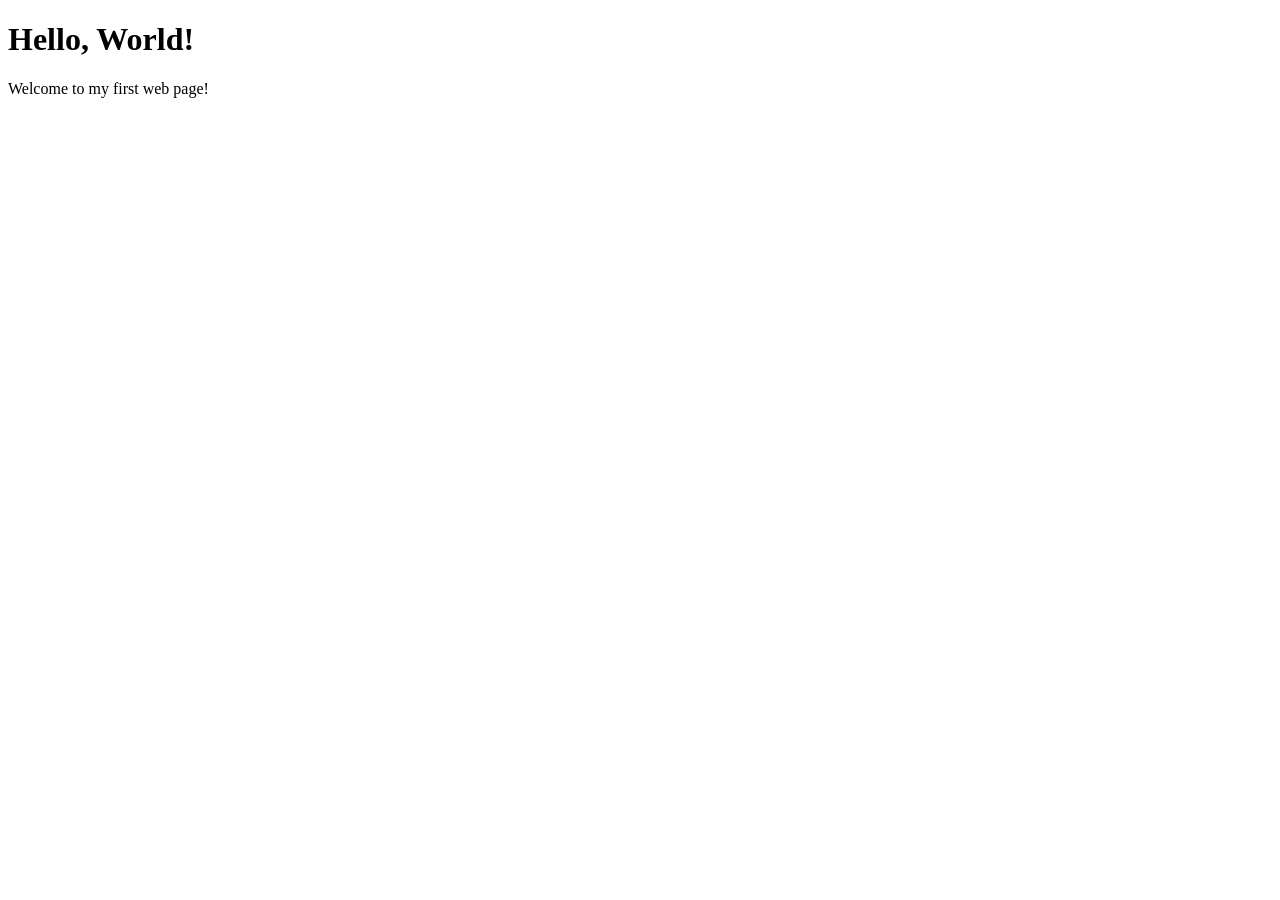
<file: discussion-1/index.html>
<!DOCTYPE html>
<html lang="en">

<head>
    <meta charset="UTF-8">
    <meta name="viewport" content="width=device-width, initial-scale=1.0">
    <title>Hello, World!</title>
</head>

<body>
    <h1>Hello, World!</h1>
    <p>Welcome to my first web page!</p>
</body>

</html>
</file>
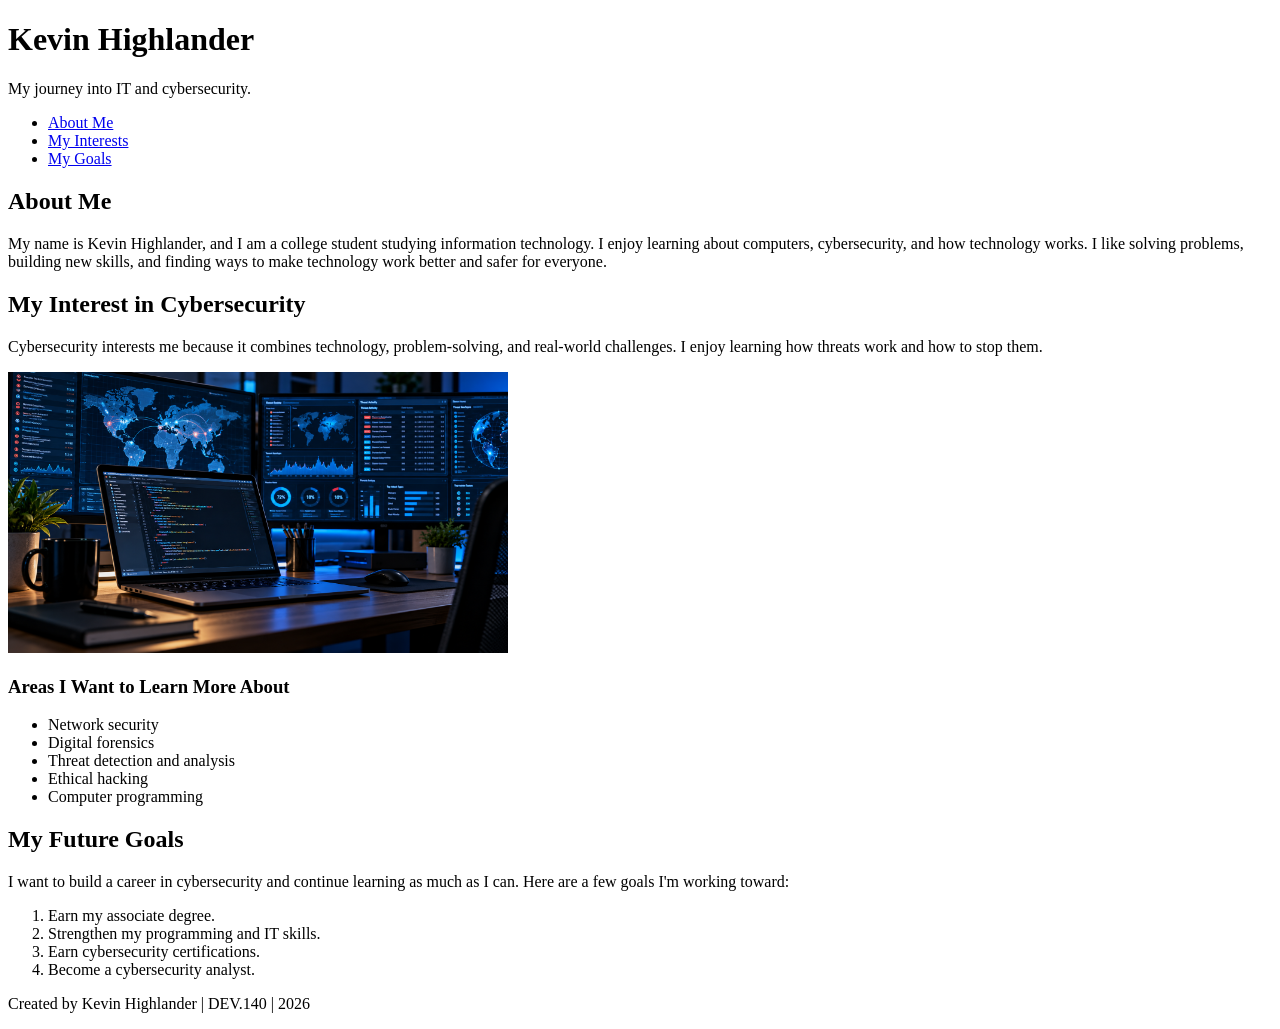
<file: homework-1/index.html>
<!DOCTYPE html>
<html lang="en">

<head>
    <meta charset="UTF-8">
    <title>Kevin Highlander - My Cybersecurity Journey</title>
</head>

<body>

    <header>
        <h1>Kevin Highlander</h1>
        <p>My journey into IT and cybersecurity.</p>
    </header>

    <nav>
        <ul>
            <li><a href="#about">About Me</a></li>
            <li><a href="#interests">My Interests</a></li>
            <li><a href="#goals">My Goals</a></li>
        </ul>
    </nav>

    <main>

        <section id="about">
            <h2>About Me</h2>
            <p>
                My name is Kevin Highlander, and I am a
                college student studying information technology.
                I enjoy learning about computers, cybersecurity,
                and how technology works. I like solving problems,
                building new skills, and finding ways to make
                technology work better and safer for everyone.
            </p>
        </section>

        <section id="interests">
            <h2>My Interest in Cybersecurity</h2>
            <p>
                Cybersecurity interests me because it combines
                technology, problem-solving, and real-world
                challenges. I enjoy learning how threats work
                and how to stop them.
            </p>

            <img src="Cybersecurity-Command-Center.png"
                 alt="A laptop displaying programming code on
                 a desk in front of several cybersecurity
                 monitoring screens showing network activity,
                 charts, and digital world maps, and my future
                 desk!"
                 width="500">

            <article>
                <h3>Areas I Want to Learn More About</h3>

                <ul>
                    <li>Network security</li>
                    <li>Digital forensics</li>
                    <li>Threat detection and analysis</li>
                    <li>Ethical hacking</li>
                    <li>Computer programming</li>
                </ul>
            </article>
        </section>

        <section id="goals">
            <h2>My Future Goals</h2>
            <p>
                I want to build a career in cybersecurity
                and continue learning as much as I can.
                Here are a few goals I'm working toward:
            </p>

            <ol>
                <li>Earn my associate degree.</li>
                <li>Strengthen my programming and IT skills.</li>
                <li>Earn cybersecurity certifications.</li>
                <li>Become a cybersecurity analyst.</li>
            </ol>
        </section>

    </main>

    <footer>
        <p>Created by Kevin Highlander | DEV.140 | 2026</p>
    </footer>

</body>
</html>
</file>
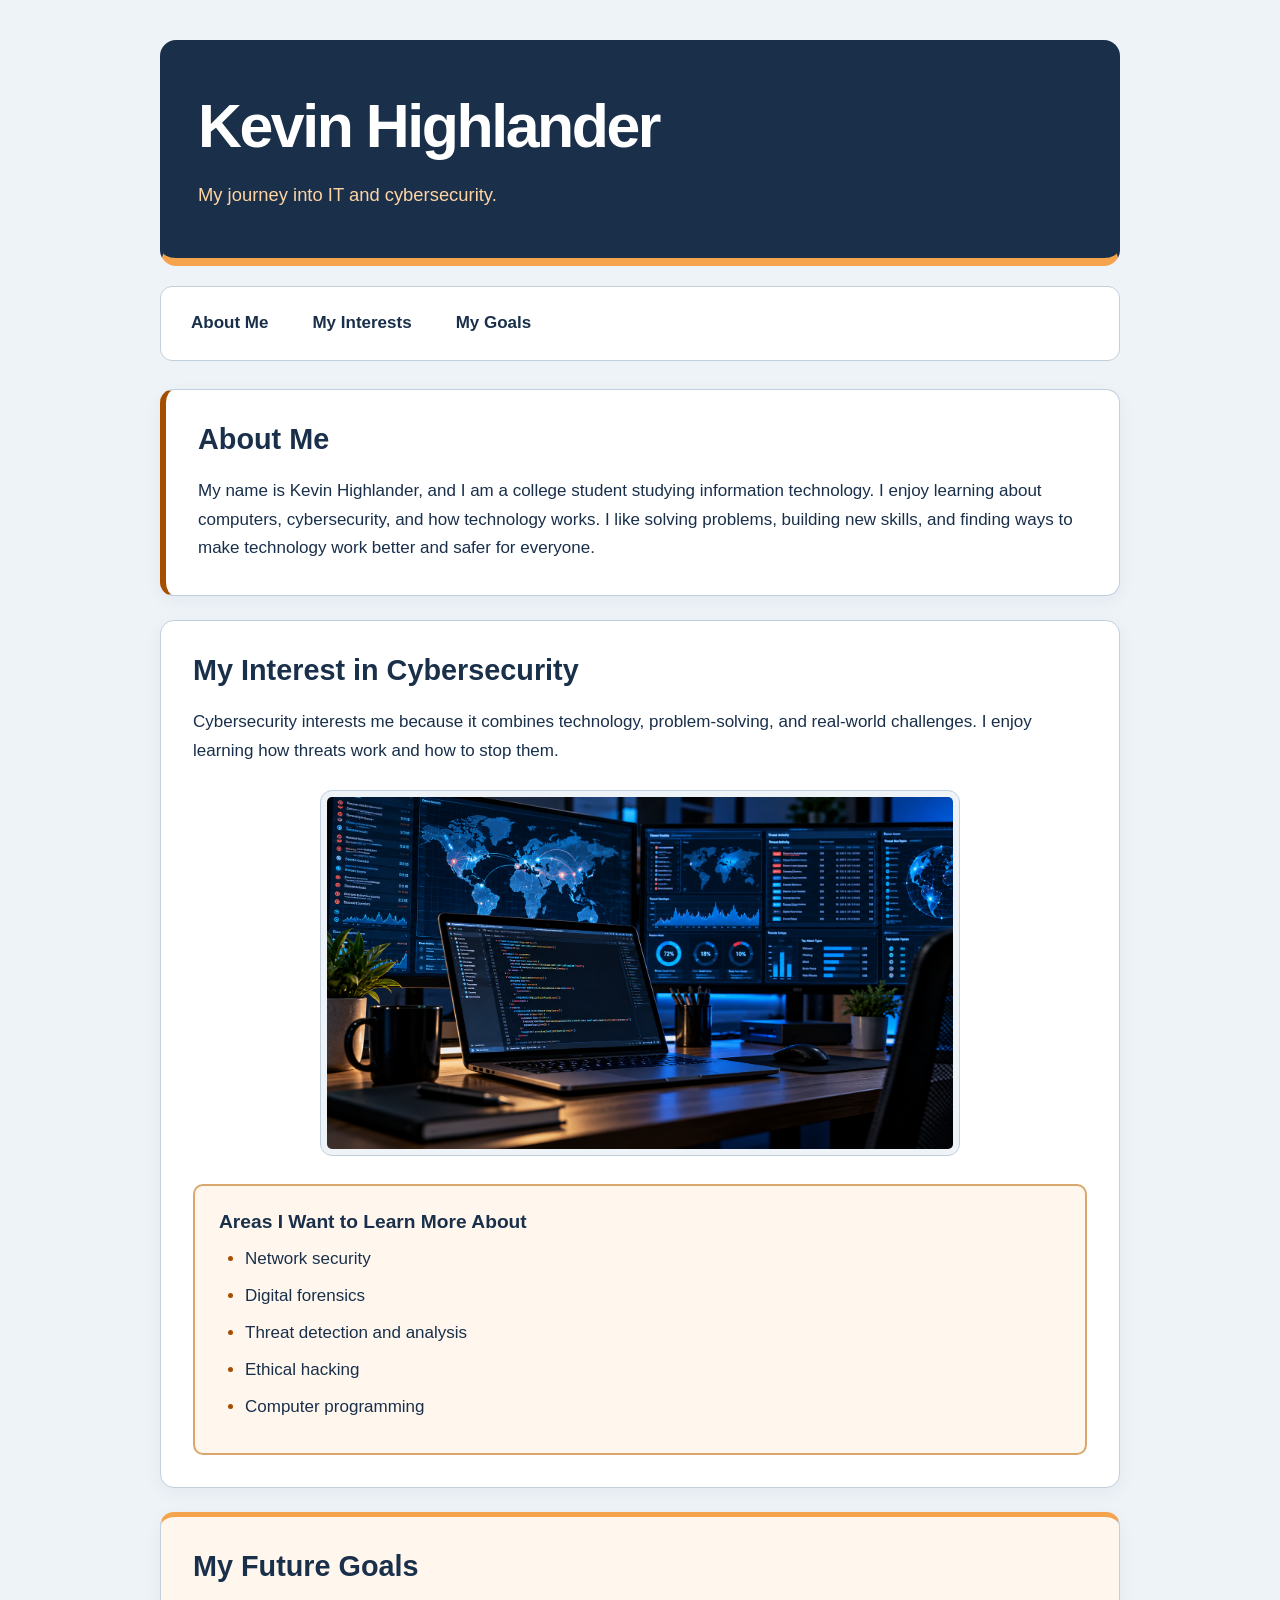
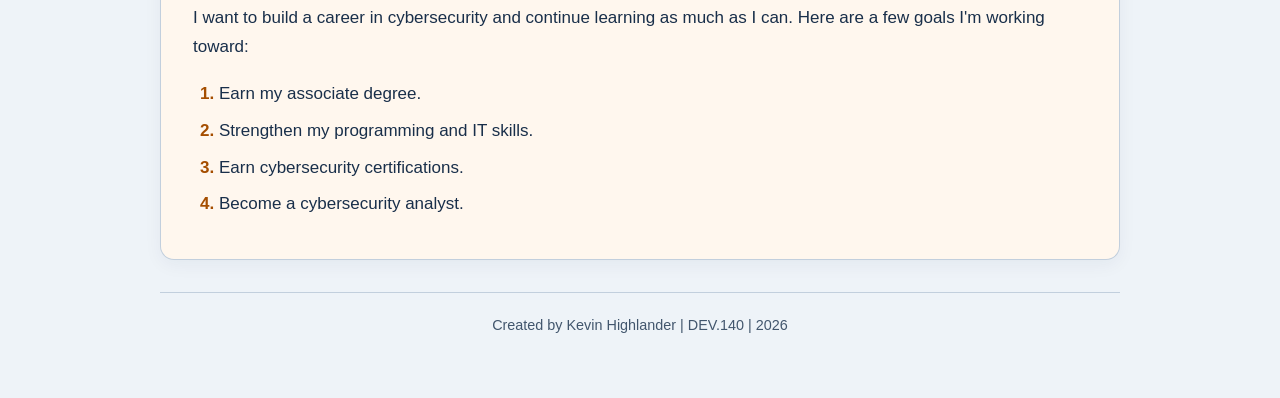
<file: homework-submissions/homework-2/index.html>
<!DOCTYPE html>
<html lang="en">

<head>
    <meta charset="UTF-8">
    <meta name="viewport" content="width=device-width, initial-scale=1.0">
    <title>Kevin Highlander - My Cybersecurity Journey</title>
    <link rel="stylesheet" href="styles.css">
</head>

<body>

    <header class="page-header">
        <h1>Kevin Highlander</h1>
        <p>My journey into IT and cybersecurity.</p>
    </header>

    <nav>
        <ul>
            <li><a href="#about">About Me</a></li>
            <li><a href="#interests">My Interests</a></li>
            <li><a href="#goals">My Goals</a></li>
        </ul>
    </nav>

    <main>

        <section id="about">
            <h2>About Me</h2>
            <p>
                My name is Kevin Highlander, and I am a
                college student studying information technology.
                I enjoy learning about computers, cybersecurity,
                and how technology works. I like solving problems,
                building new skills, and finding ways to make
                technology work better and safer for everyone.
            </p>
        </section>

        <section id="interests">
            <h2>My Interest in Cybersecurity</h2>
            <p>
                Cybersecurity interests me because it combines
                technology, problem-solving, and real-world
                challenges. I enjoy learning how threats work
                and how to stop them.
            </p>

            <img src="Cybersecurity-Command-Center.png"
                 alt="A laptop displaying programming code on
                 a desk in front of several cybersecurity
                 monitoring screens showing network activity,
                 charts, and digital world maps, and my future
                 desk!"
                 width="500">

            <article class="learning-card">
                <h3>Areas I Want to Learn More About</h3>

                <ul>
                    <li>Network security</li>
                    <li>Digital forensics</li>
                    <li>Threat detection and analysis</li>
                    <li>Ethical hacking</li>
                    <li>Computer programming</li>
                </ul>
            </article>
        </section>

        <section id="goals">
            <h2>My Future Goals</h2>
            <p>
                I want to build a career in cybersecurity
                and continue learning as much as I can.
                Here are a few goals I'm working toward:
            </p>

            <ol>
                <li>Earn my associate degree.</li>
                <li>Strengthen my programming and IT skills.</li>
                <li>Earn cybersecurity certifications.</li>
                <li>Become a cybersecurity analyst.</li>
            </ol>
        </section>

    </main>

    <footer>
        <p>Created by Kevin Highlander | DEV.140 | 2026</p>
    </footer>

</body>
</html>
</file>
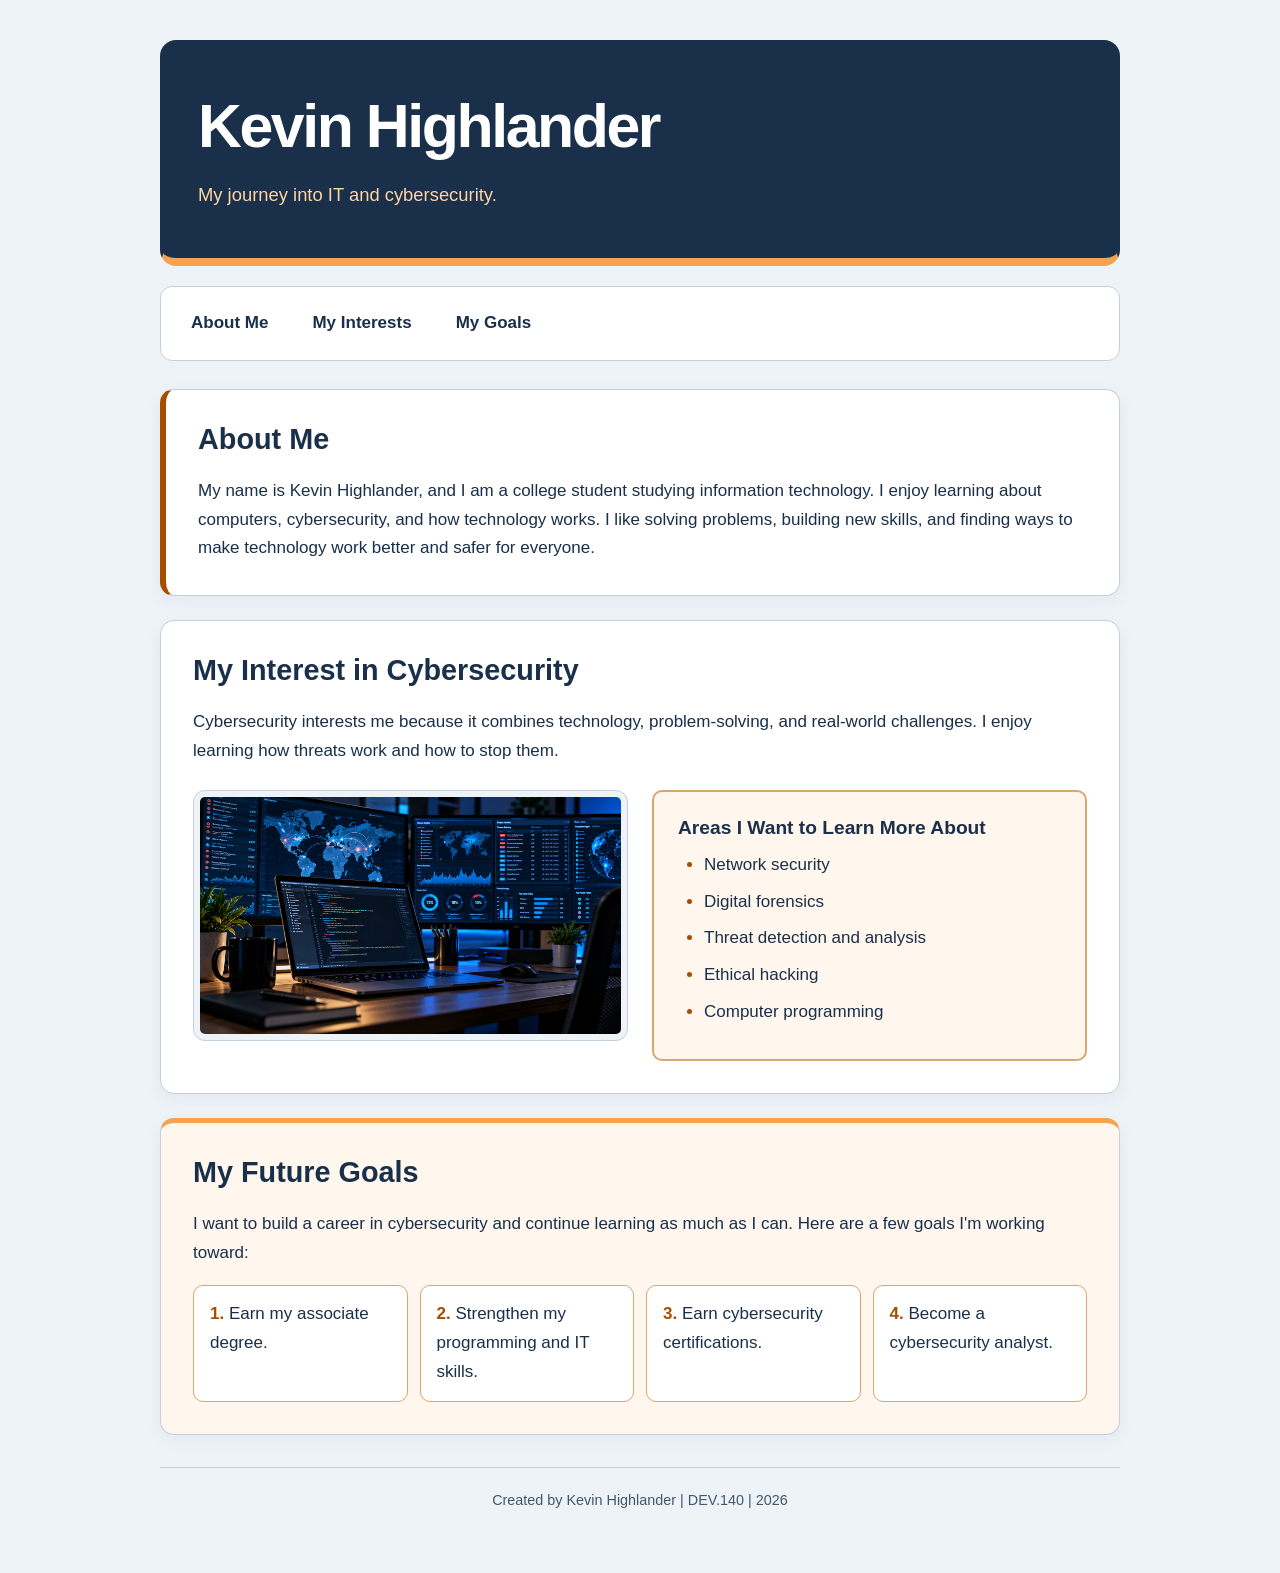
<file: homework-submissions/homework-3/index.html>
<!DOCTYPE html>
<html lang="en">

<head>
    <meta charset="UTF-8">
    <meta name="viewport" content="width=device-width, initial-scale=1.0">
    <title>Kevin Highlander - My Cybersecurity Journey</title>
    <link rel="stylesheet" href="styles.css">
</head>

<body>

    <header class="page-header">
        <h1>Kevin Highlander</h1>
        <p>My journey into IT and cybersecurity.</p>
    </header>

    <nav>
        <ul>
            <li><a href="#about">About Me</a></li>
            <li><a href="#interests">My Interests</a></li>
            <li><a href="#goals">My Goals</a></li>
        </ul>
    </nav>

    <main>

        <section id="about">
            <h2>About Me</h2>
            <p>
                My name is Kevin Highlander, and I am a
                college student studying information technology.
                I enjoy learning about computers, cybersecurity,
                and how technology works. I like solving problems,
                building new skills, and finding ways to make
                technology work better and safer for everyone.
            </p>
        </section>

        <section id="interests">
            <h2>My Interest in Cybersecurity</h2>
            <p>
                Cybersecurity interests me because it combines
                technology, problem-solving, and real-world
                challenges. I enjoy learning how threats work
                and how to stop them.
            </p>

            <div class="interest-layout">
                <img src="Cybersecurity-Command-Center.png"
                     alt="A laptop displaying programming code on a desk in front of cybersecurity monitoring screens with network activity, charts, and digital world maps."
                     width="500">

                <article class="learning-card">
                    <h3>Areas I Want to Learn More About</h3>

                    <ul>
                        <li>Network security</li>
                        <li>Digital forensics</li>
                        <li>Threat detection and analysis</li>
                        <li>Ethical hacking</li>
                        <li>Computer programming</li>
                    </ul>
                </article>
            </div>
        </section>

        <section id="goals">
            <h2>My Future Goals</h2>
            <p>
                I want to build a career in cybersecurity
                and continue learning as much as I can.
                Here are a few goals I'm working toward:
            </p>

            <ol>
                <li>Earn my associate degree.</li>
                <li>Strengthen my programming and IT skills.</li>
                <li>Earn cybersecurity certifications.</li>
                <li>Become a cybersecurity analyst.</li>
            </ol>
        </section>

    </main>

    <footer>
        <p>Created by Kevin Highlander | DEV.140 | 2026</p>
    </footer>

</body>
</html>
</file>
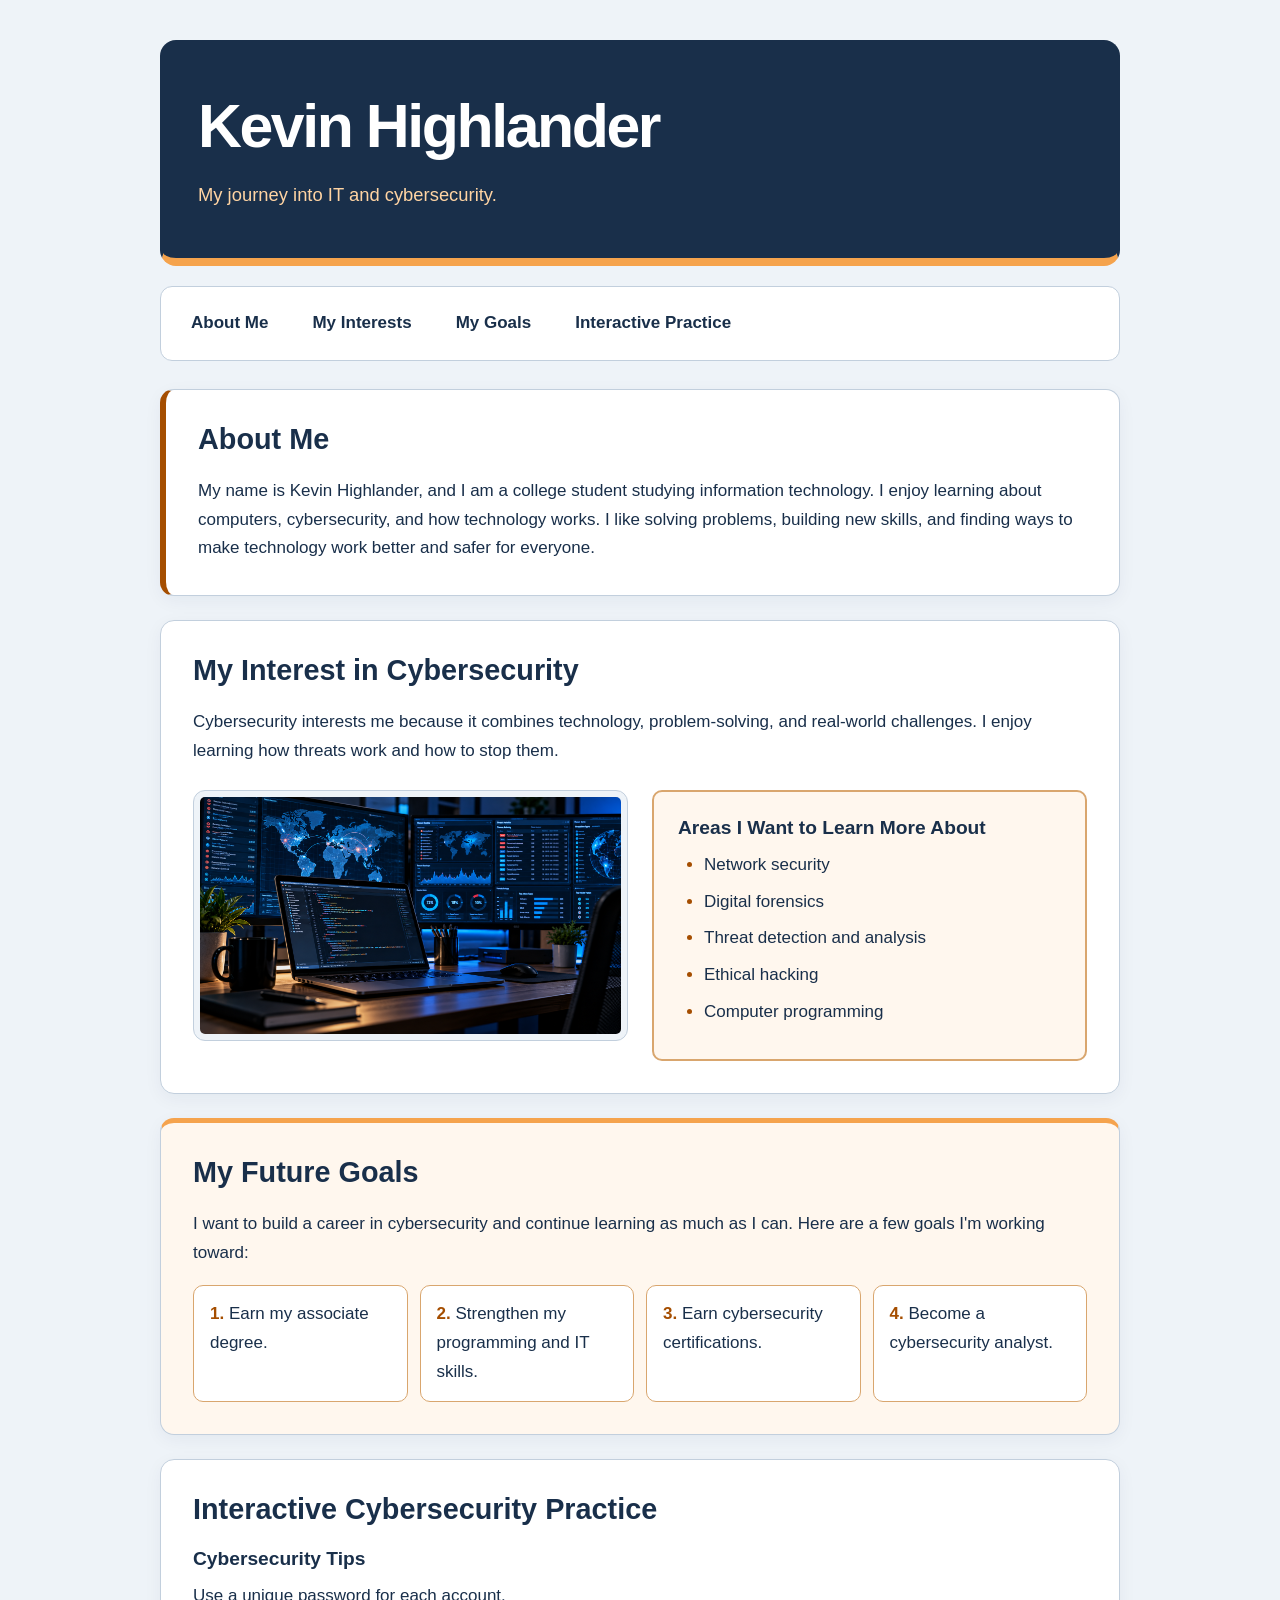
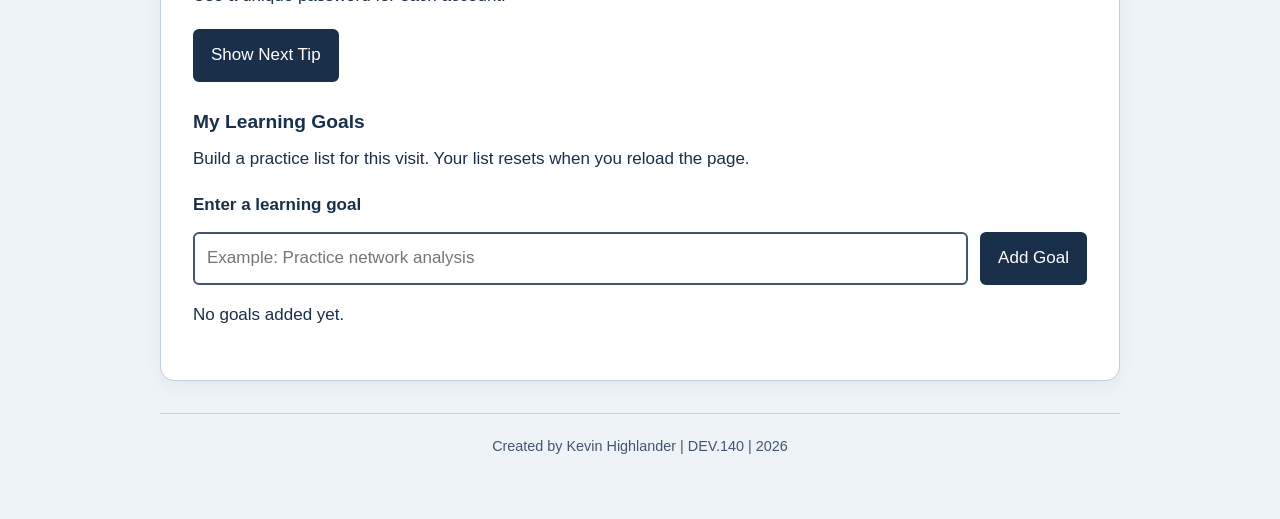
<file: homework-submissions/homework-4/index.html>
<!DOCTYPE html>
<html lang="en">

<head>
    <meta charset="UTF-8">
    <meta name="viewport" content="width=device-width, initial-scale=1.0">
    <title>Kevin Highlander - My Cybersecurity Journey</title>
    <link rel="stylesheet" href="styles.css">
    <script src="script.js" defer></script>
</head>

<body>

    <header class="page-header">
        <h1>Kevin Highlander</h1>
        <p>My journey into IT and cybersecurity.</p>
    </header>

    <nav>
        <ul>
            <li><a href="#about">About Me</a></li>
            <li><a href="#interests">My Interests</a></li>
            <li><a href="#goals">My Goals</a></li>
            <li><a href="#interactive">Interactive Practice</a></li>
        </ul>
    </nav>

    <main>

        <section id="about">
            <h2>About Me</h2>
            <p>
                My name is Kevin Highlander, and I am a
                college student studying information technology.
                I enjoy learning about computers, cybersecurity,
                and how technology works. I like solving problems,
                building new skills, and finding ways to make
                technology work better and safer for everyone.
            </p>
        </section>

        <section id="interests">
            <h2>My Interest in Cybersecurity</h2>
            <p>
                Cybersecurity interests me because it combines
                technology, problem-solving, and real-world
                challenges. I enjoy learning how threats work
                and how to stop them.
            </p>

            <div class="interest-layout">
                <img src="Cybersecurity-Command-Center.png"
                     alt="A laptop displaying programming code on a desk in front of cybersecurity monitoring screens with network activity, charts, and digital world maps."
                     width="500">

                <article class="learning-card">
                    <h3>Areas I Want to Learn More About</h3>

                    <ul>
                        <li>Network security</li>
                        <li>Digital forensics</li>
                        <li>Threat detection and analysis</li>
                        <li>Ethical hacking</li>
                        <li>Computer programming</li>
                    </ul>
                </article>
            </div>
        </section>

        <section id="goals">
            <h2>My Future Goals</h2>
            <p>
                I want to build a career in cybersecurity
                and continue learning as much as I can.
                Here are a few goals I'm working toward:
            </p>

            <ol>
                <li>Earn my associate degree.</li>
                <li>Strengthen my programming and IT skills.</li>
                <li>Earn cybersecurity certifications.</li>
                <li>Become a cybersecurity analyst.</li>
            </ol>
        </section>

        <section id="interactive">
            <h2>Interactive Cybersecurity Practice</h2>
            <h3>Cybersecurity Tips</h3>
            <p id="security-tip" role="status">Use a unique password for each account.</p>
            <button id="next-tip" type="button">Show Next Tip</button>

            <h3 class="practice-heading">My Learning Goals</h3>
            <p>Build a practice list for this visit. Your list resets when you reload the page.</p>
            <form id="goal-form">
                <label for="goal-input">Enter a learning goal</label>
                <input id="goal-input" type="text" maxlength="120" required
                       placeholder="Example: Practice network analysis"
                       aria-describedby="goal-status">
                <button type="submit">Add Goal</button>
            </form>
            <p id="goal-status" role="status">No goals added yet.</p>
            <ul id="practice-list"></ul>
            <noscript><p>Enable JavaScript to use the interactive features.</p></noscript>
        </section>

    </main>

    <footer>
        <p>Created by Kevin Highlander | DEV.140 | 2026</p>
    </footer>

</body>
</html>
</file>
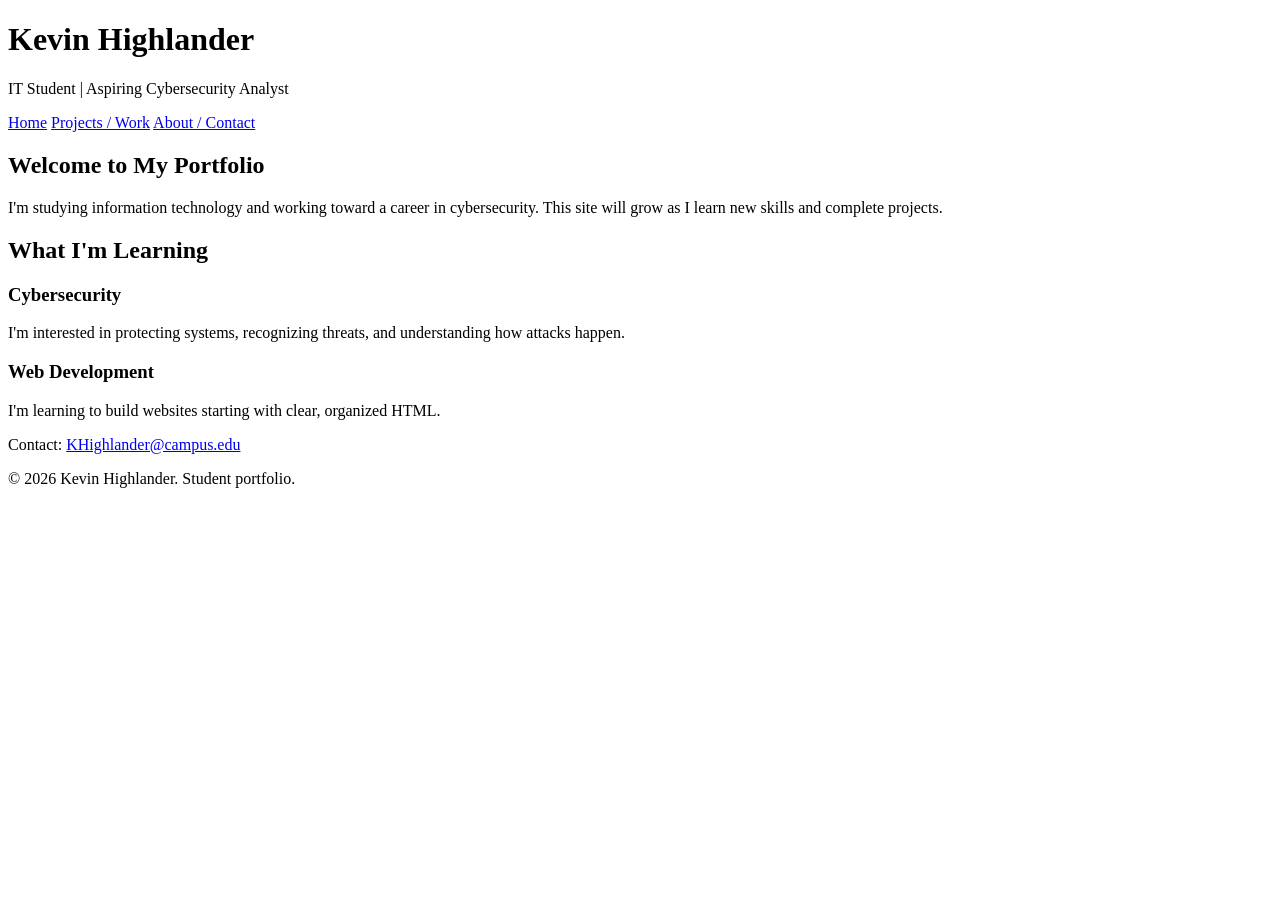
<file: project-milestone-submissions/project-milestone-1/index.html>
<!DOCTYPE html>
<html lang="en">
<head>
    <meta charset="UTF-8">
    <meta name="viewport" content="width=device-width, initial-scale=1.0">
    <title>Kevin Highlander | Home</title>
</head>
<body>
    <header>
        <h1>Kevin Highlander</h1>
        <p>IT Student | Aspiring Cybersecurity Analyst</p>
        <nav aria-label="Main navigation">
            <a href="index.html" aria-current="page">Home</a>
            <a href="projects.html">Projects / Work</a>
            <a href="about.html">About / Contact</a>
        </nav>
    </header>

    <main>
        <section aria-labelledby="welcome-heading">
            <h2 id="welcome-heading">Welcome to My Portfolio</h2>
            <p>I'm studying information technology and working toward a career in cybersecurity. This site will grow as I learn new skills and complete projects.</p>
        </section>

        <section aria-labelledby="interests-heading">
            <h2 id="interests-heading">What I'm Learning</h2>
            <h3>Cybersecurity</h3>
            <p>I'm interested in protecting systems, recognizing threats, and understanding how attacks happen.</p>
            <h3>Web Development</h3>
            <p>I'm learning to build websites starting with clear, organized HTML.</p>
        </section>
    </main>

    <footer>
        <p>Contact: <a href="mailto:KHighlander@campus.edu">KHighlander@campus.edu</a></p>
        <p>&copy; 2026 Kevin Highlander. Student portfolio.</p>
    </footer>
</body>
</html>
</file>
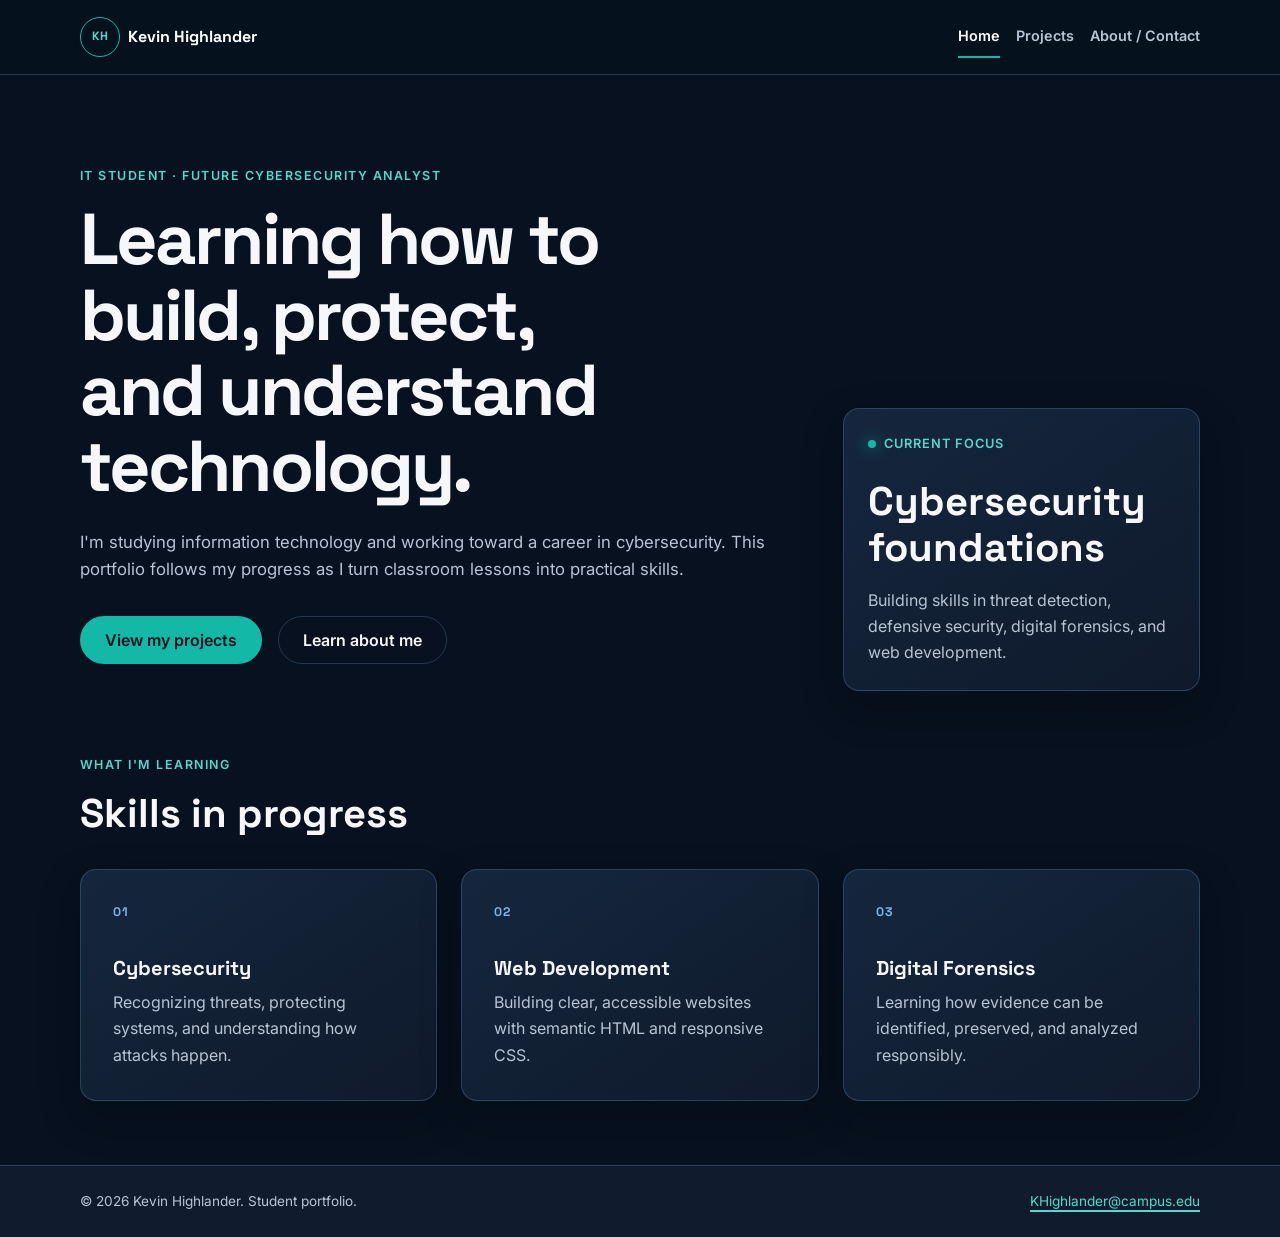
<file: project-milestone-submissions/project-milestone-2/index.html>
<!DOCTYPE html>
<html lang="en">
<head>
    <meta charset="UTF-8">
    <meta name="viewport" content="width=device-width, initial-scale=1.0">
    <meta name="description" content="Kevin Highlander's student portfolio for cybersecurity and web development.">
    <title>Kevin Highlander | Home</title>
    <link rel="preconnect" href="https://fonts.googleapis.com">
    <link rel="preconnect" href="https://fonts.gstatic.com" crossorigin>
    <link href="https://fonts.googleapis.com/css2?family=Inter:wght@400;500;600&amp;family=Space+Grotesk:wght@600;700&amp;display=swap" rel="stylesheet">
    <link rel="stylesheet" href="styles.css?v=2">
</head>
<body>
    <header class="site-header">
        <div class="header-inner">
            <a class="brand" href="index.html" aria-label="Kevin Highlander home">
                <span class="brand-mark" aria-hidden="true">KH</span>
                <span>Kevin Highlander</span>
            </a>
            <nav class="main-nav" aria-label="Main navigation">
                <a href="index.html" aria-current="page">Home</a>
                <a href="projects.html">Projects</a>
                <a href="about.html">About / Contact</a>
            </nav>
        </div>
    </header>

    <main>
        <section class="hero" aria-labelledby="welcome-heading">
            <div class="hero-content">
                <p class="eyebrow">IT student · Future cybersecurity analyst</p>
                <h1 id="welcome-heading">Learning how to build, protect, and understand technology.</h1>
                <p class="hero-copy">I'm studying information technology and working toward a career in cybersecurity. This portfolio follows my progress as I turn classroom lessons into practical skills.</p>
                <div class="button-row">
                    <a class="button button-primary" href="projects.html">View my projects</a>
                    <a class="button button-secondary" href="about.html">Learn about me</a>
                </div>
            </div>
            <aside class="status-card" aria-label="Current focus">
                <p class="status-label"><span class="status-dot" aria-hidden="true"></span>Current focus</p>
                <h2>Cybersecurity foundations</h2>
                <p>Building skills in threat detection, defensive security, digital forensics, and web development.</p>
            </aside>
        </section>

        <section class="content-section" aria-labelledby="learning-heading">
            <div class="section-heading">
                <p class="eyebrow">What I'm learning</p>
                <h2 id="learning-heading">Skills in progress</h2>
            </div>
            <div class="learning-grid">
                <article class="info-card">
                    <span class="card-number">01</span>
                    <h3>Cybersecurity</h3>
                    <p>Recognizing threats, protecting systems, and understanding how attacks happen.</p>
                </article>
                <article class="info-card">
                    <span class="card-number">02</span>
                    <h3>Web Development</h3>
                    <p>Building clear, accessible websites with semantic HTML and responsive CSS.</p>
                </article>
                <article class="info-card">
                    <span class="card-number">03</span>
                    <h3>Digital Forensics</h3>
                    <p>Learning how evidence can be identified, preserved, and analyzed responsibly.</p>
                </article>
            </div>
        </section>
    </main>

    <footer class="site-footer">
        <div class="footer-inner">
            <p>&copy; 2026 Kevin Highlander. Student portfolio.</p>
            <a href="mailto:KHighlander@campus.edu">KHighlander@campus.edu</a>
        </div>
    </footer>
</body>
</html>
</file>
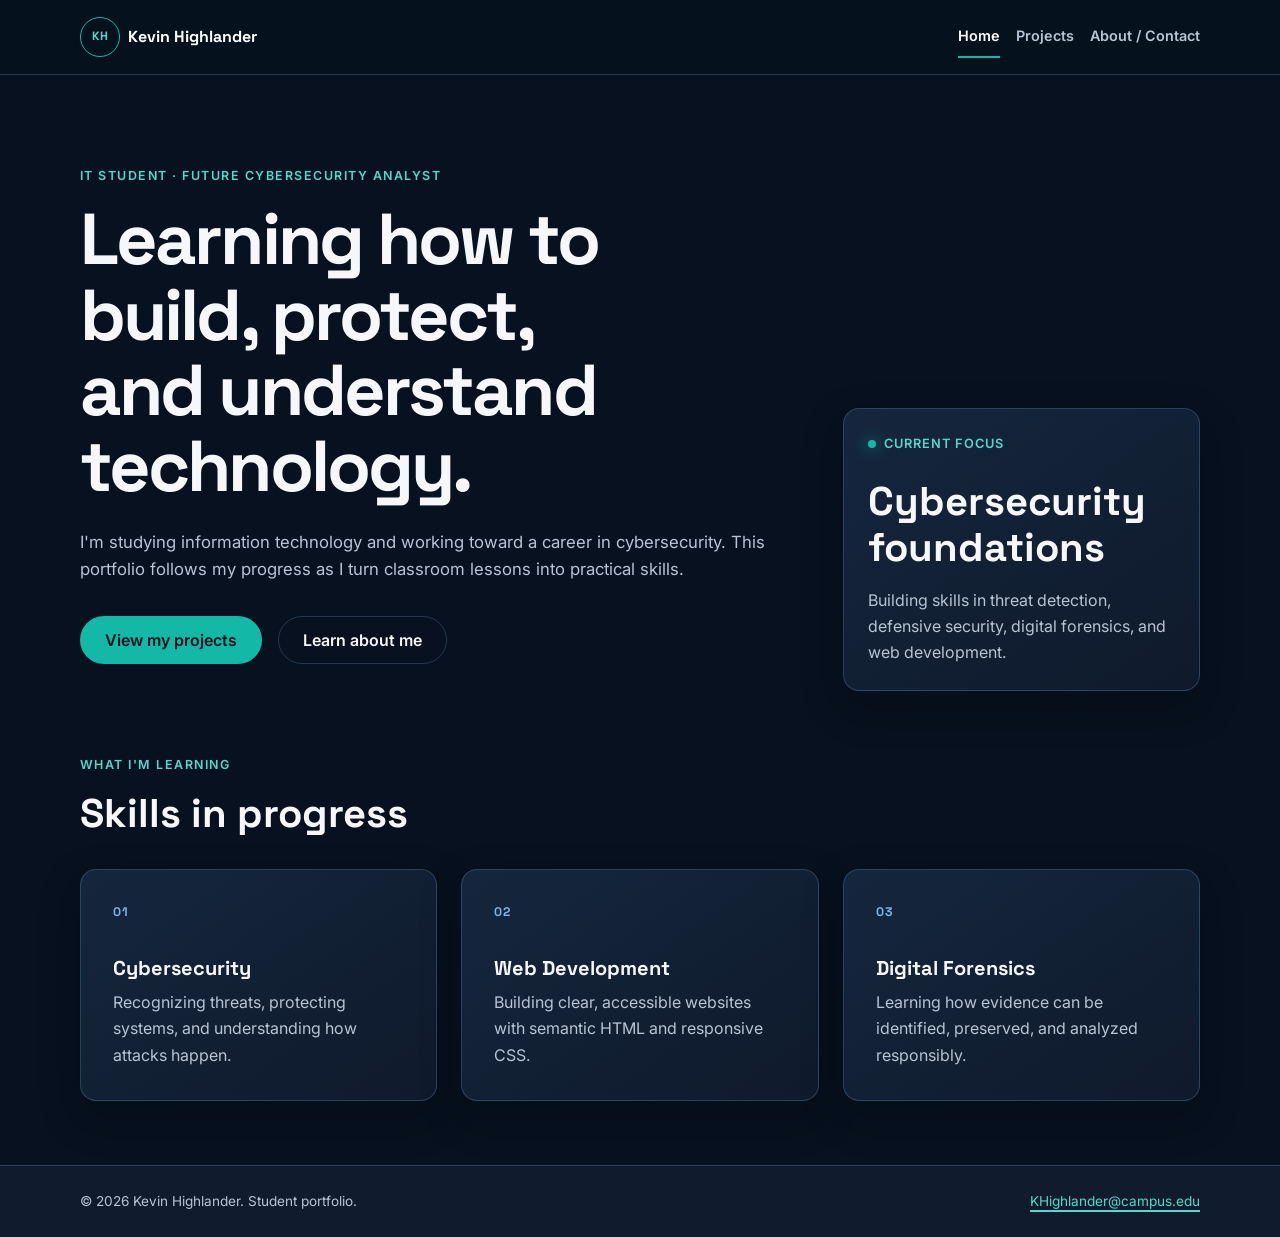
<file: project-milestone-submissions/project-milestone-3/index.html>
<!DOCTYPE html>
<html lang="en">
<head>
    <meta charset="UTF-8">
    <meta name="viewport" content="width=device-width, initial-scale=1.0">
    <meta name="description" content="Kevin Highlander's student portfolio for cybersecurity and web development.">
    <title>Kevin Highlander | Home</title>
    <link rel="preconnect" href="https://fonts.googleapis.com">
    <link rel="preconnect" href="https://fonts.gstatic.com" crossorigin>
    <link href="https://fonts.googleapis.com/css2?family=Inter:wght@400;500;600&amp;family=Space+Grotesk:wght@600;700&amp;display=swap" rel="stylesheet">
    <link rel="stylesheet" href="styles.css?v=2">
</head>
<body>
    <header class="site-header">
        <div class="header-inner">
            <div class="brand">
                <span class="brand-mark" aria-hidden="true">KH</span>
                <span>Kevin Highlander</span>
            </div>
            <nav class="main-nav" aria-label="Main navigation">
                <a href="index.html" aria-current="page">Home</a>
                <a href="projects.html">Projects</a>
                <a href="about.html">About / Contact</a>
            </nav>
        </div>
    </header>

    <main>
        <section class="hero" aria-labelledby="welcome-heading">
            <div class="hero-content">
                <p class="eyebrow">IT student · Future cybersecurity analyst</p>
                <h1 id="welcome-heading">Learning how to build, protect, and understand technology.</h1>
                <p class="hero-copy">I'm studying information technology and working toward a career in cybersecurity. This portfolio follows my progress as I turn classroom lessons into practical skills.</p>
                <div class="button-row">
                    <a class="button button-primary" href="projects.html">View my projects</a>
                    <a class="button button-secondary" href="about.html">Learn about me</a>
                </div>
            </div>
            <aside class="status-card" aria-label="Current focus">
                <p class="status-label"><span class="status-dot" aria-hidden="true"></span>Current focus</p>
                <h2>Cybersecurity foundations</h2>
                <p>Building skills in threat detection, defensive security, digital forensics, and web development.</p>
            </aside>
        </section>

        <section class="content-section" aria-labelledby="learning-heading">
            <div class="section-heading">
                <p class="eyebrow">What I'm learning</p>
                <h2 id="learning-heading">Skills in progress</h2>
            </div>
            <div class="learning-grid">
                <article class="info-card">
                    <span class="card-number">01</span>
                    <h3>Cybersecurity</h3>
                    <p>Recognizing threats, protecting systems, and understanding how attacks happen.</p>
                </article>
                <article class="info-card">
                    <span class="card-number">02</span>
                    <h3>Web Development</h3>
                    <p>Building clear, accessible websites with semantic HTML and responsive CSS.</p>
                </article>
                <article class="info-card">
                    <span class="card-number">03</span>
                    <h3>Digital Forensics</h3>
                    <p>Learning how evidence can be identified, preserved, and analyzed responsibly.</p>
                </article>
            </div>
        </section>
    </main>

    <footer class="site-footer">
        <div class="footer-inner">
            <p>&copy; 2026 Kevin Highlander. Student portfolio.</p>
            <a href="mailto:KHighlander@campus.edu">KHighlander@campus.edu</a>
        </div>
    </footer>
</body>
</html>
</file>
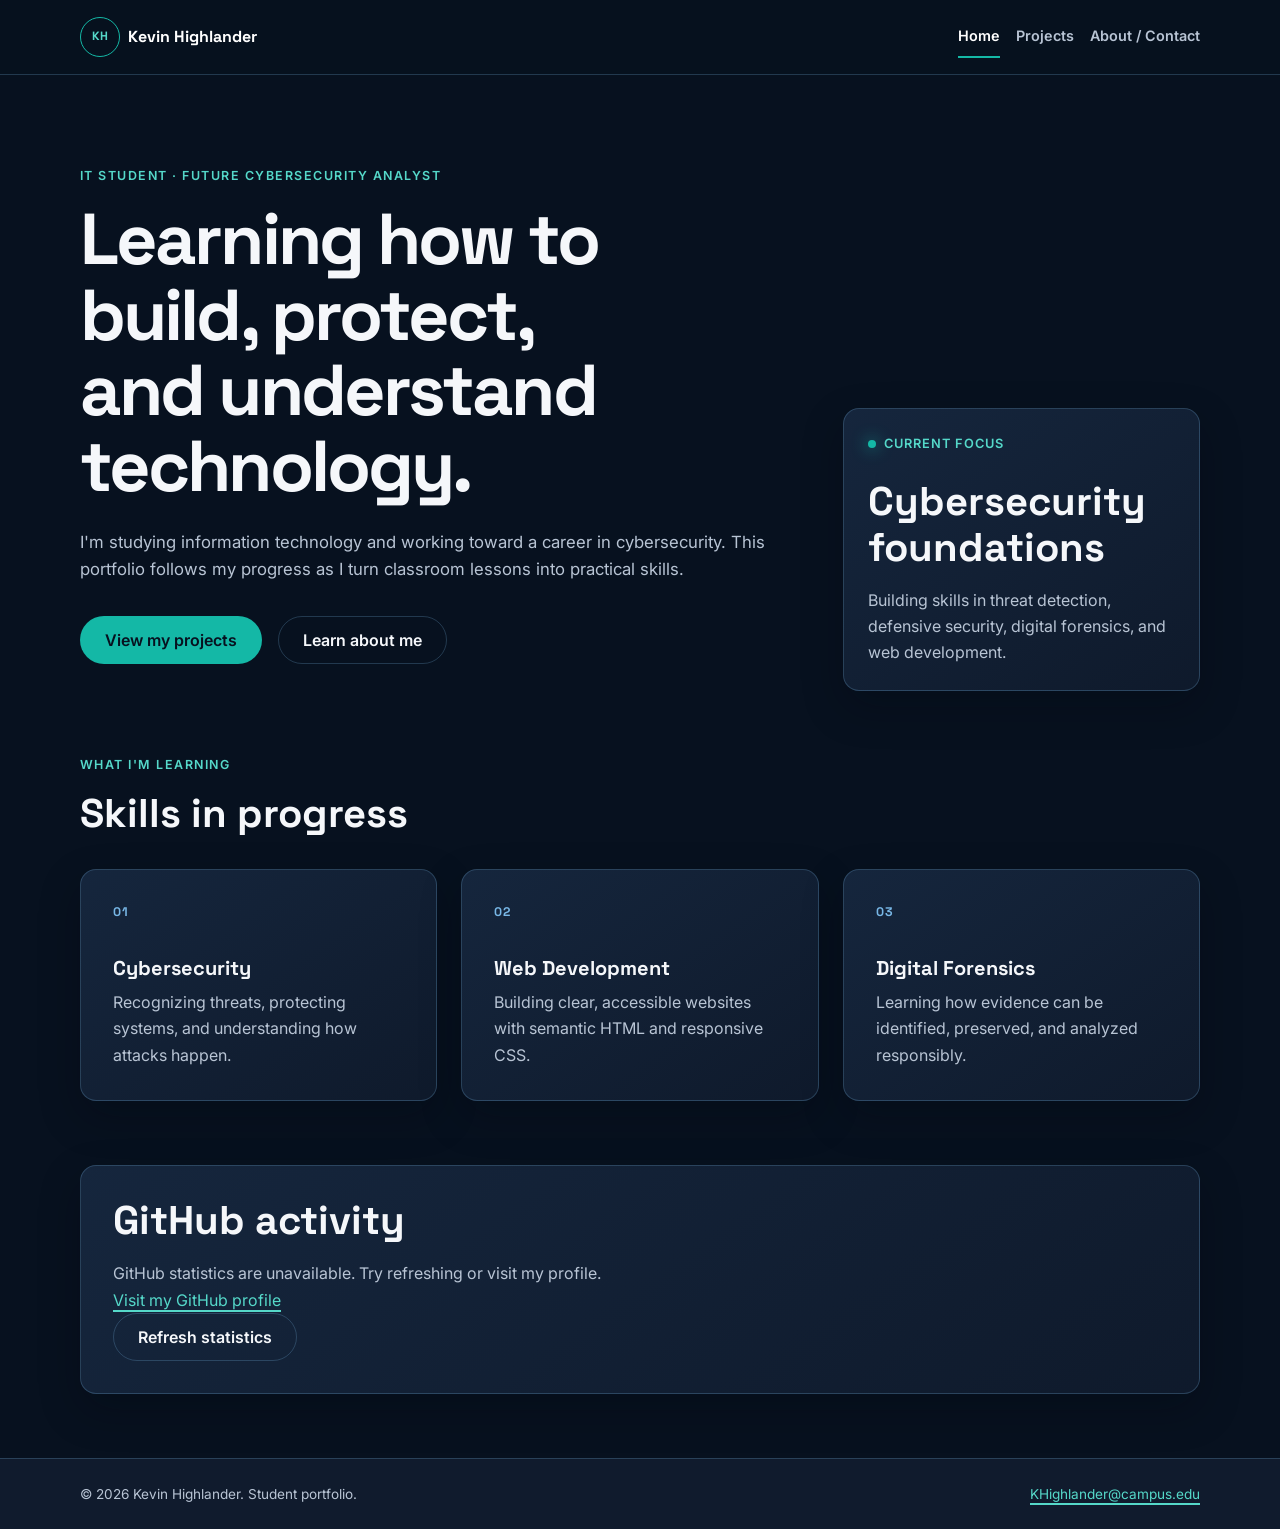
<file: project-milestone-submissions/project-milestone-4/index.html>
<!DOCTYPE html>
<html lang="en">
<head>
    <meta charset="UTF-8">
    <meta name="viewport" content="width=device-width, initial-scale=1.0">
    <meta name="description" content="Kevin Highlander's student portfolio for cybersecurity and web development.">
    <title>Kevin Highlander | Home</title>
    <link rel="preconnect" href="https://fonts.googleapis.com">
    <link rel="preconnect" href="https://fonts.gstatic.com" crossorigin>
    <link href="https://fonts.googleapis.com/css2?family=Inter:wght@400;500;600&amp;family=Space+Grotesk:wght@600;700&amp;display=swap" rel="stylesheet">
    <link rel="stylesheet" href="styles.css?v=4">
    <script src="script.js" defer></script>
</head>
<body>
    <header class="site-header">
        <div class="header-inner">
            <div class="brand">
                <span class="brand-mark" aria-hidden="true">KH</span>
                <span>Kevin Highlander</span>
            </div>
            <nav class="main-nav" aria-label="Main navigation">
                <a href="index.html" aria-current="page">Home</a>
                <a href="projects.html">Projects</a>
                <a href="about.html">About / Contact</a>
            </nav>
        </div>
    </header>

    <main>
        <section class="hero" aria-labelledby="welcome-heading">
            <div class="hero-content">
                <p class="eyebrow">IT student · Future cybersecurity analyst</p>
                <h1 id="welcome-heading">Learning how to build, protect, and understand technology.</h1>
                <p class="hero-copy">I'm studying information technology and working toward a career in cybersecurity. This portfolio follows my progress as I turn classroom lessons into practical skills.</p>
                <div class="button-row">
                    <a class="button button-primary" href="projects.html">View my projects</a>
                    <a class="button button-secondary" href="about.html">Learn about me</a>
                </div>
            </div>
            <aside class="status-card" aria-label="Current focus">
                <p class="status-label"><span class="status-dot" aria-hidden="true"></span>Current focus</p>
                <h2>Cybersecurity foundations</h2>
                <p>Building skills in threat detection, defensive security, digital forensics, and web development.</p>
            </aside>
        </section>

        <section class="content-section" aria-labelledby="learning-heading">
            <div class="section-heading">
                <p class="eyebrow">What I'm learning</p>
                <h2 id="learning-heading">Skills in progress</h2>
            </div>
            <div class="learning-grid">
                <article class="info-card">
                    <span class="card-number">01</span>
                    <h3>Cybersecurity</h3>
                    <p>Recognizing threats, protecting systems, and understanding how attacks happen.</p>
                </article>
                <article class="info-card">
                    <span class="card-number">02</span>
                    <h3>Web Development</h3>
                    <p>Building clear, accessible websites with semantic HTML and responsive CSS.</p>
                </article>
                <article class="info-card">
                    <span class="card-number">03</span>
                    <h3>Digital Forensics</h3>
                    <p>Learning how evidence can be identified, preserved, and analyzed responsibly.</p>
                </article>
            </div>
        </section>
        <section class="content-section" aria-labelledby="github-heading">
            <div class="info-card">
                <h2 id="github-heading">GitHub activity</h2>
                <p id="github-status" role="status">Live statistics require JavaScript.</p>
                <div id="github-data" hidden>
                    <p>Public repositories: <strong id="github-repos"></strong></p>
                    <p>Followers: <strong id="github-followers"></strong></p>
                </div>
                <p><a href="https://github.com/KevinHighlander">Visit my GitHub profile</a></p>
                <button id="github-refresh" class="button button-secondary" type="button" hidden>Refresh statistics</button>
            </div>
        </section>
    </main>

    <footer class="site-footer">
        <div class="footer-inner">
            <p>&copy; 2026 Kevin Highlander. Student portfolio.</p>
            <a href="mailto:KHighlander@campus.edu">KHighlander@campus.edu</a>
        </div>
    </footer>
</body>
</html>
</file>
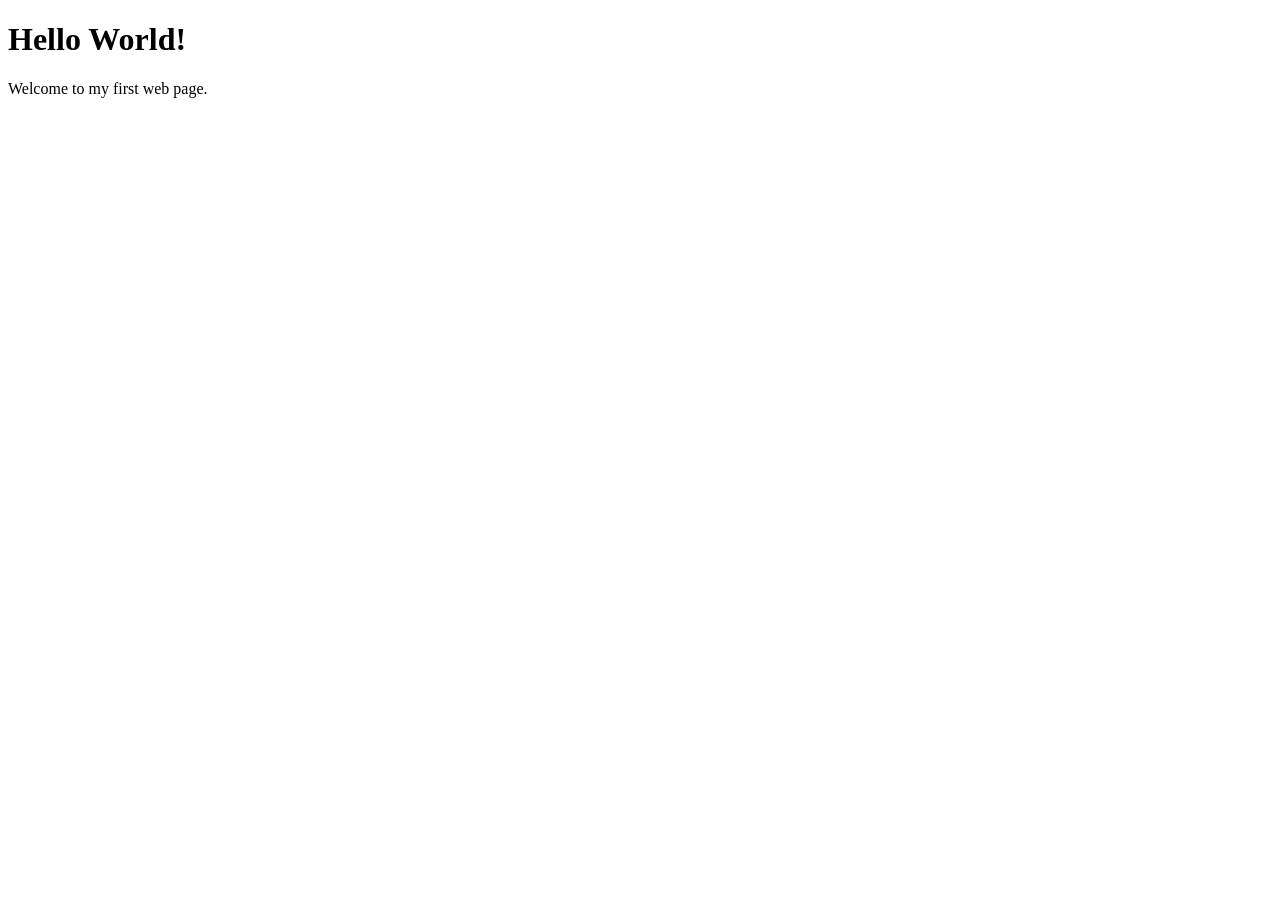
<file: instructor-reference/troy-f26/discussion-1/index.html>
<!DOCTYPE html>
<html lang="en">

<head>
    <meta charset="UTF-8">
    <meta name="viewport" content="width=device-width, initial-scale=1.0">
    <title>HELLO WORLD!!!</title>
</head>

<body>
    <h1>Hello World!</h1>
    <p>Welcome to my first web page.</p>
</body>

</html>
</file>
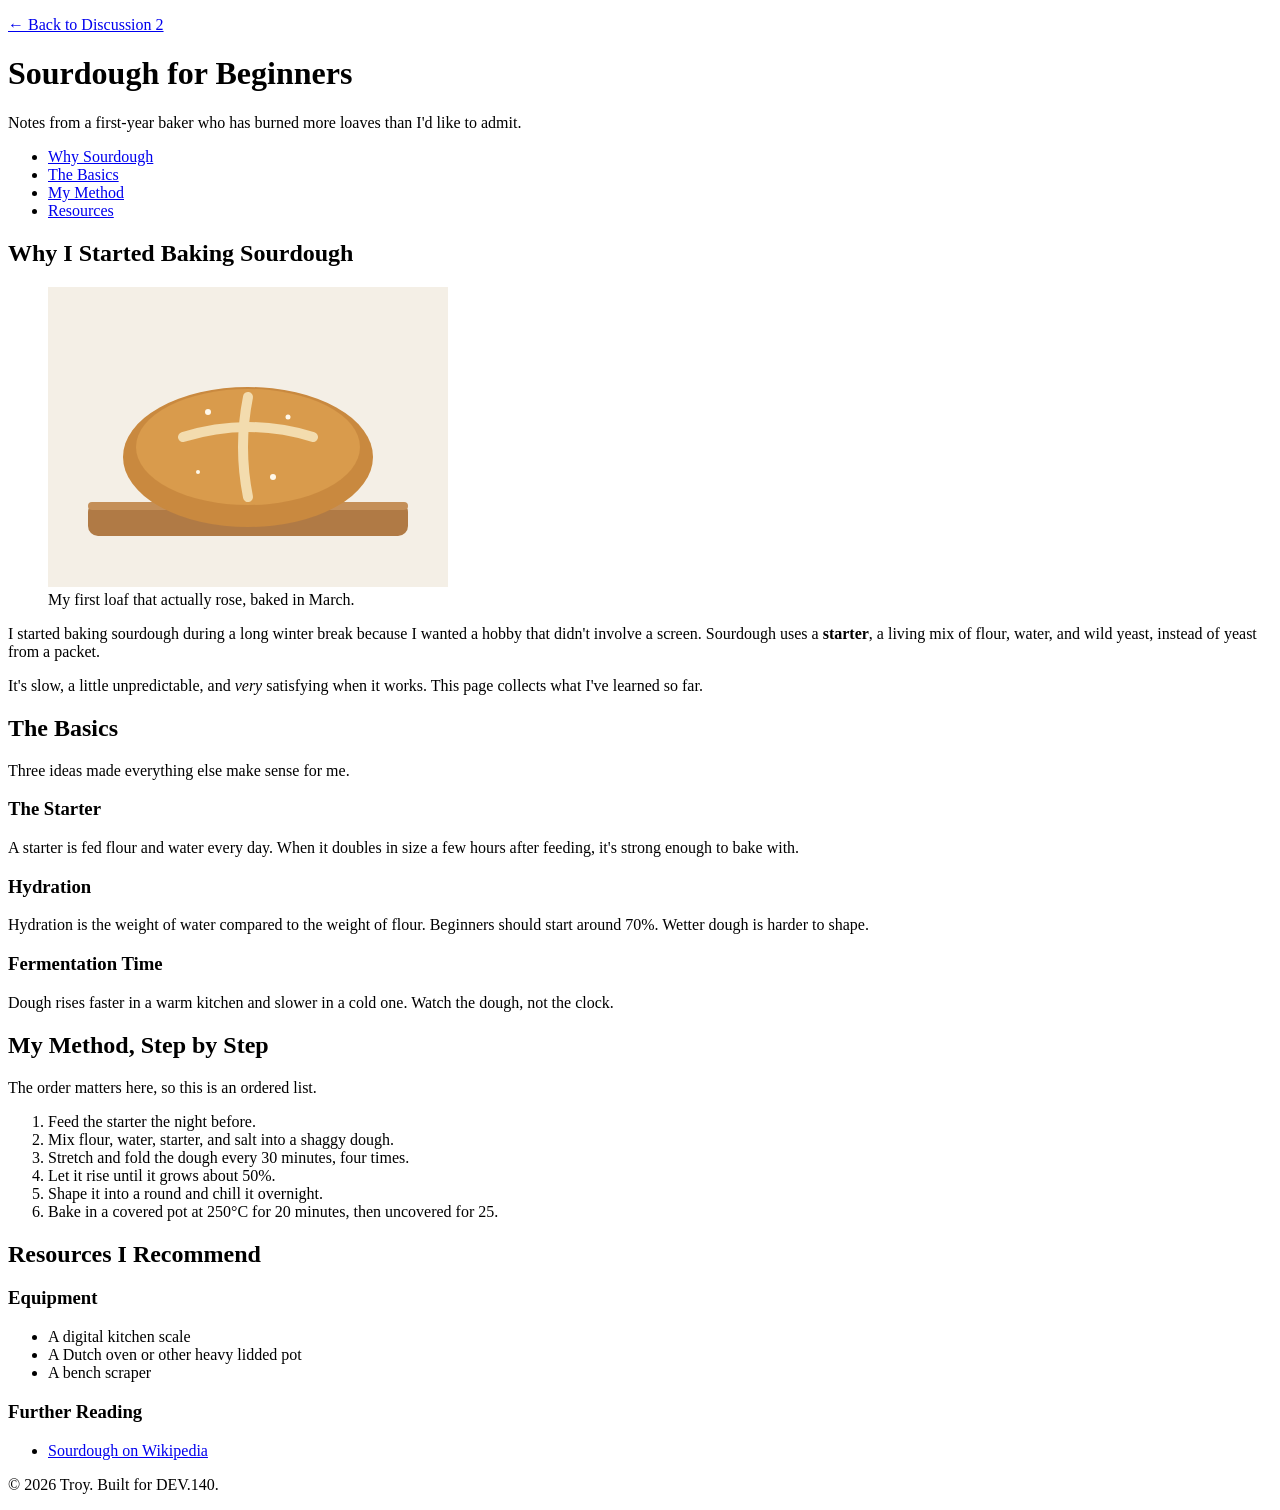
<file: instructor-reference/troy-f26/discussion-3/index.html>
<!DOCTYPE html>
<html lang="en">

<head>
  <meta charset="UTF-8">
  <meta name="viewport" content="width=device-width, initial-scale=1.0">
  <title>Sourdough for Beginners — Alex's Baking Notes</title>
  <!-- TODO (step 1): link style.css here so the browser loads it.
         Nothing in style.css will show up until this line exists. -->
</head>

<body>
  <header>
    <p><a href="https://tjkim96.github.io/dev-140-troy-f26/discussion-2/discussion2.html">&larr; Back to Discussion
        2</a></p>
    <h1>Sourdough for Beginners</h1>
    <!-- class="tagline" lets CSS target just this paragraph -->
    <p class="tagline">Notes from a first-year baker who has burned more loaves than I'd like to admit.</p>

    <nav aria-label="Page sections">
      <ul>
        <li><a href="#why">Why Sourdough</a></li>
        <li><a href="#basics">The Basics</a></li>
        <li><a href="#method">My Method</a></li>
        <li><a href="#resources">Resources</a></li>
      </ul>
    </nav>
  </header>

  <main>
    <section id="why">
      <h2>Why I Started Baking Sourdough</h2>

      <figure>
        <img src="sourdough-loaf.svg"
          alt="A round, golden-brown sourdough loaf with a deep cross-shaped score on top, sitting on a wooden cutting board"
          width="400" height="300">
        <figcaption>My first loaf that actually rose, baked in March.</figcaption>
      </figure>

      <p>
        I started baking sourdough during a long winter break because I wanted a
        hobby that didn't involve a screen. Sourdough uses a <strong>starter</strong>,
        a living mix of flour, water, and wild yeast, instead of yeast from a packet.
      </p>
      <p>
        It's slow, a little unpredictable, and <em>very</em> satisfying when it works.
        This page collects what I've learned so far.
      </p>
    </section>

    <section id="basics">
      <h2>The Basics</h2>
      <p>Three ideas made everything else make sense for me.</p>

      <!-- class="card" is reused on all three articles -->
      <article class="card">
        <h3>The Starter</h3>
        <p>
          A starter is fed flour and water every day. When it doubles in size
          a few hours after feeding, it's strong enough to bake with.
        </p>
      </article>

      <article class="card">
        <h3>Hydration</h3>
        <p>
          Hydration is the weight of water compared to the weight of flour.
          Beginners should start around 70%. Wetter dough is harder to shape.
        </p>
      </article>

      <article class="card">
        <h3>Fermentation Time</h3>
        <p>
          Dough rises faster in a warm kitchen and slower in a cold one.
          Watch the dough, not the clock.
        </p>
      </article>
    </section>

    <!-- id="method" is unique: only ONE element on the page can have it -->
    <section id="method">
      <h2>My Method, Step by Step</h2>
      <p>The order matters here, so this is an ordered list.</p>

      <ol>
        <li>Feed the starter the night before.</li>
        <li>Mix flour, water, starter, and salt into a shaggy dough.</li>
        <li>Stretch and fold the dough every 30 minutes, four times.</li>
        <li>Let it rise until it grows about 50%.</li>
        <li>Shape it into a round and chill it overnight.</li>
        <li>Bake in a covered pot at 250&deg;C for 20 minutes, then uncovered for 25.</li>
      </ol>
    </section>

    <section id="resources">
      <h2>Resources I Recommend</h2>

      <h3>Equipment</h3>
      <ul>
        <li>A digital kitchen scale</li>
        <li>A Dutch oven or other heavy lidded pot</li>
        <li>A bench scraper</li>
      </ul>

      <h3>Further Reading</h3>
      <ul>
        <li><a href="https://en.wikipedia.org/wiki/Sourdough">Sourdough on Wikipedia</a></li>
      </ul>
    </section>

  </main>

  <footer>
    <p>&copy; 2026 Troy. Built for DEV.140.</p>
  </footer>
</body>

</html>
</file>
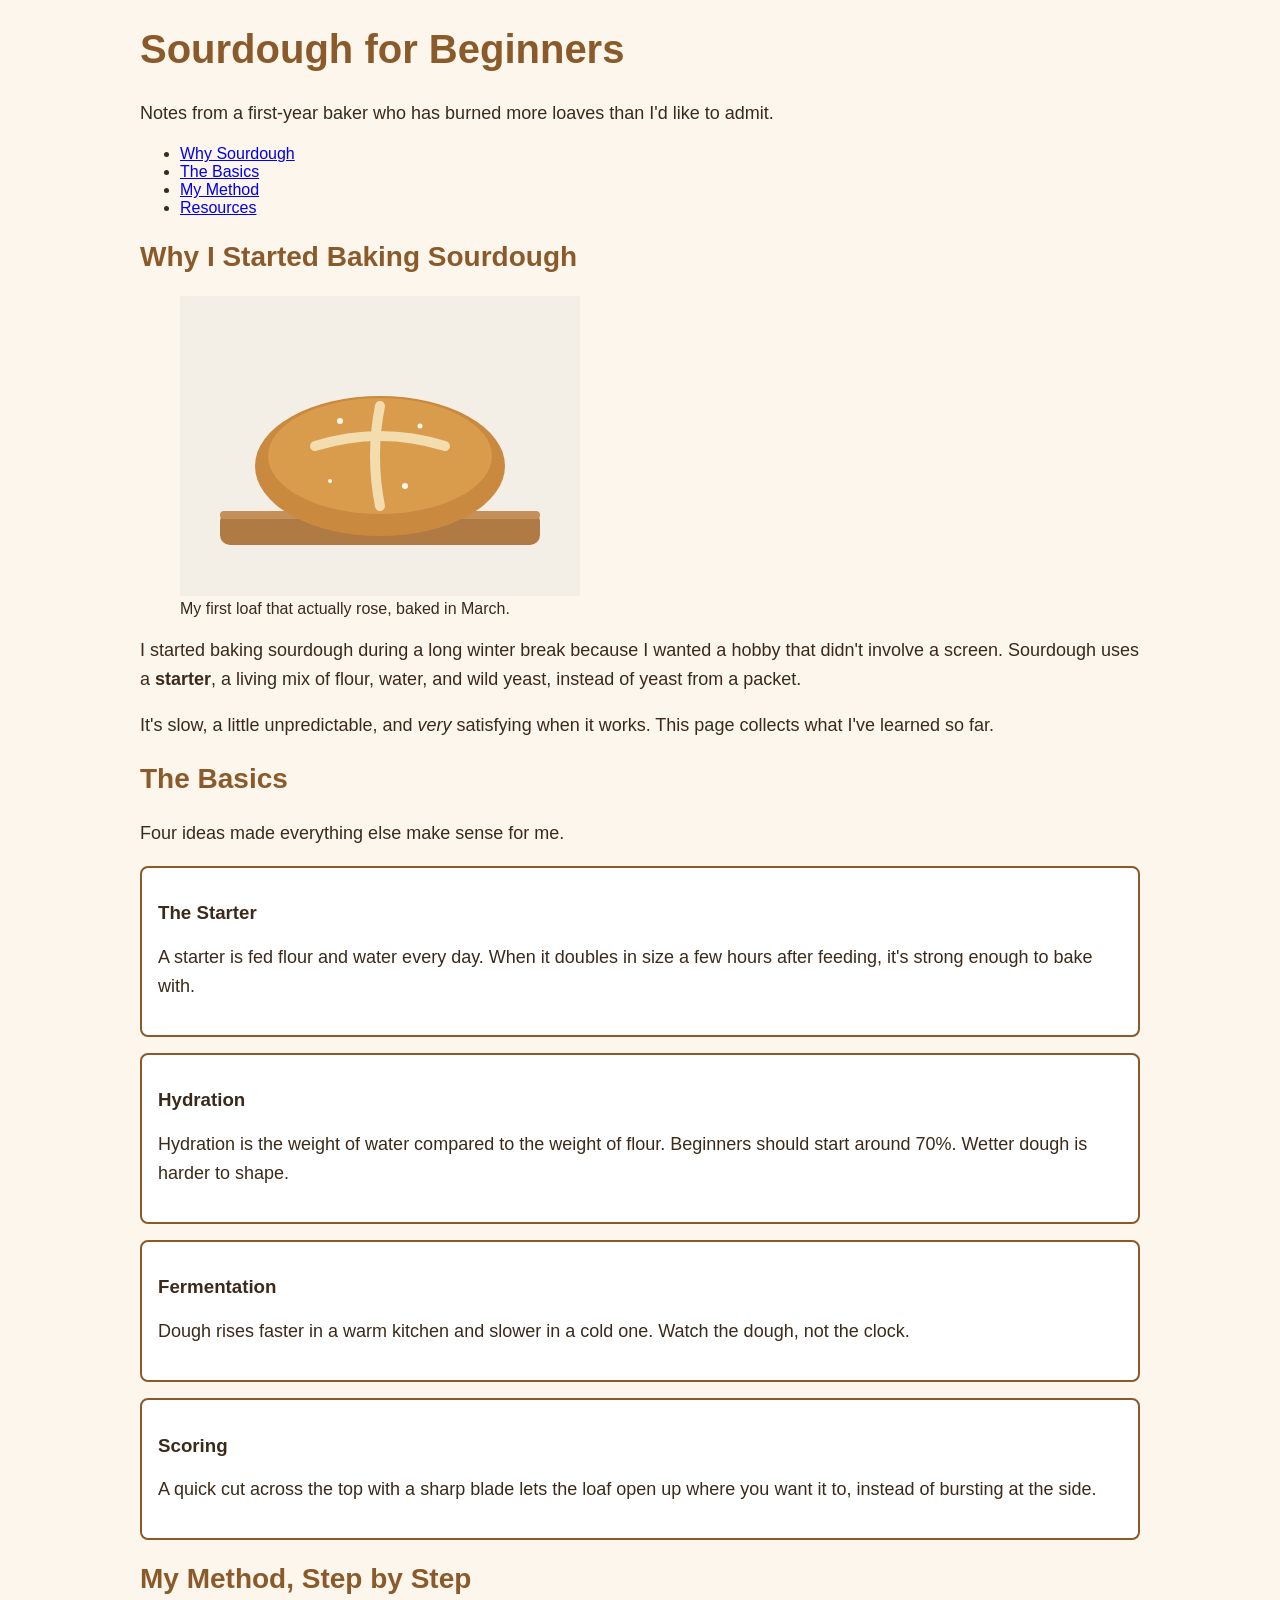
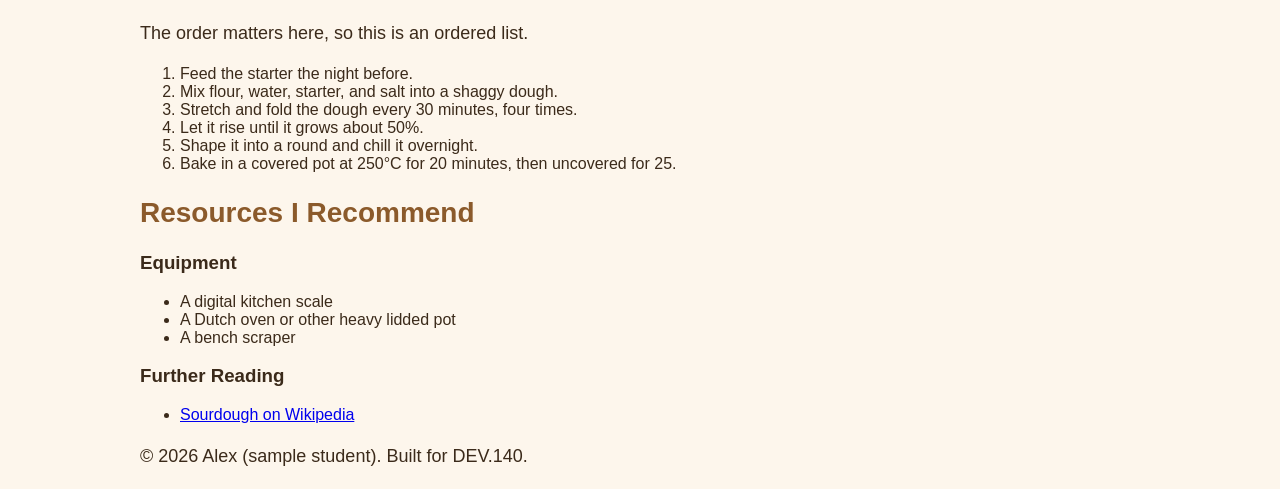
<file: instructor-reference/troy-f26/discussion-4/index.html>
<!DOCTYPE html>
<html lang="en">
  <head>
    <meta charset="UTF-8">
    <!-- This line tells phones to use their real screen width.
         Without it, media queries won't work on a phone. -->
    <meta name="viewport" content="width=device-width, initial-scale=1.0">
    <title>Sourdough for Beginners — Alex's Baking Notes</title>
    <link rel="stylesheet" href="style.css">
  </head>

  <body>
    <header>
      <h1>Sourdough for Beginners</h1>
      <p class="tagline">Notes from a first-year baker who has burned more loaves than I'd like to admit.</p>

      <nav aria-label="Page sections">
        <ul>
          <li><a href="#why">Why Sourdough</a></li>
          <li><a href="#basics">The Basics</a></li>
          <li><a href="#method">My Method</a></li>
          <li><a href="#resources">Resources</a></li>
        </ul>
      </nav>
    </header>

    <main>
      <section id="why">
        <h2>Why I Started Baking Sourdough</h2>

        <figure>
          <img
            src="sourdough-loaf.svg"
            alt="A round, golden-brown sourdough loaf with a deep cross-shaped score on top, sitting on a wooden cutting board"
            width="400"
            height="300">
          <figcaption>My first loaf that actually rose, baked in March.</figcaption>
        </figure>

        <p>
          I started baking sourdough during a long winter break because I wanted a
          hobby that didn't involve a screen. Sourdough uses a <strong>starter</strong>,
          a living mix of flour, water, and wild yeast, instead of yeast from a packet.
        </p>
        <p>
          It's slow, a little unpredictable, and <em>very</em> satisfying when it works.
          This page collects what I've learned so far.
        </p>
      </section>

      <section id="basics">
        <h2>The Basics</h2>
        <p>Four ideas made everything else make sense for me.</p>

        <!-- NEW: this div HOLDS the four cards.
             In style.css, the grid rules go on .card-grid, not on each card. -->
        <div class="card-grid">
          <article class="card">
            <h3>The Starter</h3>
            <p>
              A starter is fed flour and water every day. When it doubles in size
              a few hours after feeding, it's strong enough to bake with.
            </p>
          </article>

          <article class="card">
            <h3>Hydration</h3>
            <p>
              Hydration is the weight of water compared to the weight of flour.
              Beginners should start around 70%. Wetter dough is harder to shape.
            </p>
          </article>

          <article class="card">
            <h3>Fermentation</h3>
            <p>
              Dough rises faster in a warm kitchen and slower in a cold one.
              Watch the dough, not the clock.
            </p>
          </article>

          <article class="card">
            <h3>Scoring</h3>
            <p>
              A quick cut across the top with a sharp blade lets the loaf
              open up where you want it to, instead of bursting at the side.
            </p>
          </article>
        </div>
      </section>

      <section id="method">
        <h2>My Method, Step by Step</h2>
        <p>The order matters here, so this is an ordered list.</p>

        <ol>
          <li>Feed the starter the night before.</li>
          <li>Mix flour, water, starter, and salt into a shaggy dough.</li>
          <li>Stretch and fold the dough every 30 minutes, four times.</li>
          <li>Let it rise until it grows about 50%.</li>
          <li>Shape it into a round and chill it overnight.</li>
          <li>Bake in a covered pot at 250&deg;C for 20 minutes, then uncovered for 25.</li>
        </ol>
      </section>

      <section id="resources">
        <h2>Resources I Recommend</h2>

        <h3>Equipment</h3>
        <ul>
          <li>A digital kitchen scale</li>
          <li>A Dutch oven or other heavy lidded pot</li>
          <li>A bench scraper</li>
        </ul>

        <h3>Further Reading</h3>
        <ul>
          <li><a href="https://en.wikipedia.org/wiki/Sourdough">Sourdough on Wikipedia</a></li>
        </ul>
      </section>

    </main>

    <footer>
      <p>&copy; 2026 Alex (sample student). Built for DEV.140.</p>
    </footer>
  </body>
</html>
</file>
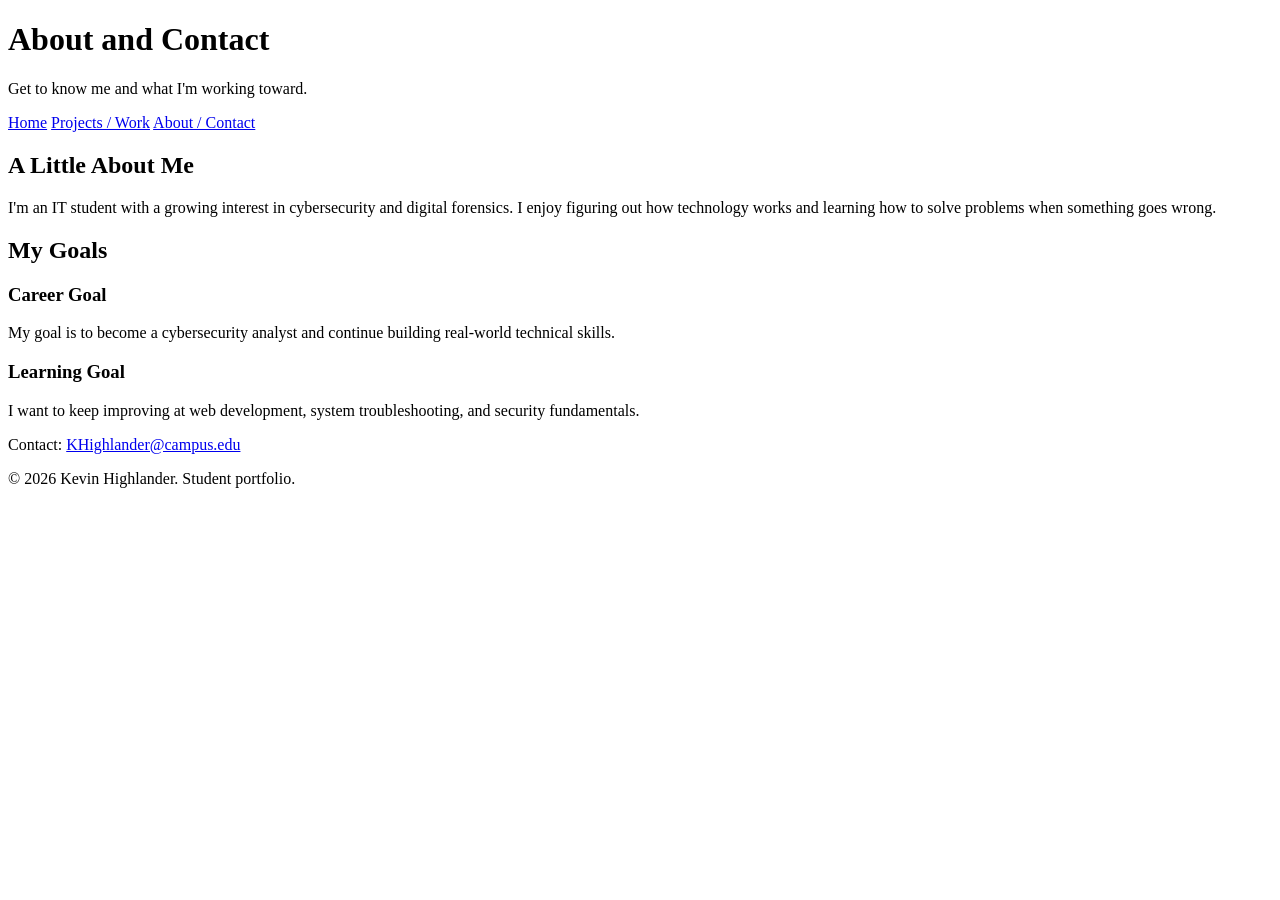
<file: project-milestone-submissions/project-milestone-1/about.html>
<!DOCTYPE html>
<html lang="en">
<head>
    <meta charset="UTF-8">
    <meta name="viewport" content="width=device-width, initial-scale=1.0">
    <title>Kevin Highlander | About and Contact</title>
</head>
<body>
    <header>
        <h1>About and Contact</h1>
        <p>Get to know me and what I'm working toward.</p>
        <nav aria-label="Main navigation">
            <a href="index.html">Home</a>
            <a href="projects.html">Projects / Work</a>
            <a href="about.html" aria-current="page">About / Contact</a>
        </nav>
    </header>

    <main>
        <section aria-labelledby="about-heading">
            <h2 id="about-heading">A Little About Me</h2>
            <p>I'm an IT student with a growing interest in cybersecurity and digital forensics. I enjoy figuring out how technology works and learning how to solve problems when something goes wrong.</p>
        </section>

        <section aria-labelledby="goals-heading">
            <h2 id="goals-heading">My Goals</h2>
            <h3>Career Goal</h3>
            <p>My goal is to become a cybersecurity analyst and continue building real-world technical skills.</p>
            <h3>Learning Goal</h3>
            <p>I want to keep improving at web development, system troubleshooting, and security fundamentals.</p>
        </section>

    </main>

    <footer>
        <p>Contact: <a href="mailto:KHighlander@campus.edu">KHighlander@campus.edu</a></p>
        <p>&copy; 2026 Kevin Highlander. Student portfolio.</p>
    </footer>
</body>
</html>
</file>
<file: homework-submissions/homework-2/styles.css>
/* Complementary palette: deep navy blue and warm orange. */
* {
    box-sizing: border-box;
}

/* Type selectors establish the page's typography and layout. */
body {
    margin: 0;
    padding: 24px 16px;
    font-family: Arial, Helvetica, sans-serif;
    font-size: 17px;
    line-height: 1.7;
    color: #192f4a;
    background-color: #eef3f8;
}

header, nav, main, footer {
    max-width: 960px;
    margin-left: auto;
    margin-right: auto;
}

h1, h2, h3 {
    line-height: 1.2;
}

h1 {
    margin: 0 0 16px;
    font-size: clamp(2.2rem, 6vw, 3.8rem);
    letter-spacing: -0.04em;
}

h2 {
    margin: 0 0 20px;
    font-size: 1.8rem;
}

h3 {
    margin: 0 0 12px;
    font-size: 1.2rem;
}

p {
    margin: 0 0 18px;
}

p:last-child {
    margin-bottom: 0;
}

/* Class selector; box model example 1: header. */
.page-header {
    margin-top: 16px;
    margin-bottom: 20px;
    padding: 48px 36px;
    border: 2px solid #192f4a;
    border-bottom: 8px solid #f5a34d;
    border-radius: 16px;
    color: #ffffff;
    background-color: #192f4a;
}

.page-header p {
    color: #ffd4a3;
    font-size: 1.15rem;
}

nav {
    margin-bottom: 28px;
    padding: 12px;
    border: 1px solid #c2cfdd;
    border-radius: 12px;
    background-color: #ffffff;
}

nav ul {
    display: flex;
    flex-wrap: wrap;
    gap: 8px;
    margin: 0;
    padding: 0;
    list-style: none;
}

nav a {
    display: block;
    padding: 10px 18px;
    border-radius: 6px;
    color: #192f4a;
    font-weight: bold;
    text-decoration: none;
}

nav a:hover {
    color: #192f4a;
    background-color: #ffe4c5;
}

a:focus-visible {
    outline: 3px solid #a54e00;
    outline-offset: 3px;
}

/* Box model example 2: each of the three content sections. */
section {
    margin: 0 0 24px;
    padding: 32px;
    border: 1px solid #c2cfdd;
    border-radius: 14px;
    background-color: #ffffff;
    box-shadow: 0 5px 18px rgba(25, 47, 74, 0.05);
}

/* ID selectors highlight the introduction and goals. */
#about {
    border-left: 6px solid #a54e00;
}

#goals {
    border-top: 5px solid #f5a34d;
    background-color: #fff7ee;
}

img {
    display: block;
    width: 100%;
    max-width: 640px;
    height: auto;
    margin: 24px auto;
    padding: 6px;
    border: 1px solid #c2cfdd;
    border-radius: 12px;
    background-color: #eef3f8;
}

/* Box model example 3: the learning-area card. */
.learning-card {
    margin: 28px 0 0;
    padding: 24px;
    border: 2px solid #d9a66e;
    border-radius: 10px;
    background-color: #fff7ee;
}

ul, ol {
    margin: 12px 0 0;
    padding-left: 26px;
}

li {
    margin-bottom: 8px;
}

li::marker {
    color: #a54e00;
    font-weight: bold;
}

nav li {
    margin: 0;
}

footer {
    margin-top: 32px;
    margin-bottom: 16px;
    padding: 20px 16px;
    border-top: 1px solid #c2cfdd;
    color: #42566d;
    text-align: center;
    font-size: 0.9rem;
}

@media (max-width: 600px) {
    body {
        padding: 12px;
    }

    .page-header {
        padding: 32px 22px;
    }

    section {
        padding: 24px 20px;
    }

    .learning-card {
        padding: 18px;
    }

    nav a {
        padding: 8px 12px;
    }
}
</file>
<file: homework-submissions/homework-3/styles.css>
/* Complementary palette: deep navy blue and warm orange. */
* {
    box-sizing: border-box;
}

/* Type selectors establish the page's typography and layout. */
body {
    margin: 0;
    padding: 24px 16px;
    font-family: Arial, Helvetica, sans-serif;
    font-size: 17px;
    line-height: 1.7;
    color: #192f4a;
    background-color: #eef3f8;
}

header, nav, main, footer {
    max-width: 960px;
    margin-left: auto;
    margin-right: auto;
}

h1, h2, h3 {
    line-height: 1.2;
}

h1 {
    margin: 0 0 16px;
    font-size: clamp(2.2rem, 6vw, 3.8rem);
    letter-spacing: -0.04em;
}

h2 {
    margin: 0 0 20px;
    font-size: 1.8rem;
}

h3 {
    margin: 0 0 12px;
    font-size: 1.2rem;
}

p {
    margin: 0 0 18px;
}

p:last-child {
    margin-bottom: 0;
}

/* Class selector; box model example 1: header. */
.page-header {
    margin-top: 16px;
    margin-bottom: 20px;
    padding: 48px 36px;
    border: 2px solid #192f4a;
    border-bottom: 8px solid #f5a34d;
    border-radius: 16px;
    color: #ffffff;
    background-color: #192f4a;
}

.page-header p {
    color: #ffd4a3;
    font-size: 1.15rem;
}

nav {
    margin-bottom: 28px;
    padding: 12px;
    border: 1px solid #c2cfdd;
    border-radius: 12px;
    background-color: #ffffff;
}

nav ul {
    display: flex;
    flex-wrap: wrap;
    gap: 8px;
    margin: 0;
    padding: 0;
    list-style: none;
}

nav a {
    display: block;
    padding: 10px 18px;
    border-radius: 6px;
    color: #192f4a;
    font-weight: bold;
    text-decoration: none;
}

nav a:hover {
    color: #192f4a;
    background-color: #ffe4c5;
}

a:focus-visible {
    outline: 3px solid #a54e00;
    outline-offset: 3px;
}

/* Box model example 2: each of the three content sections. */
section {
    margin: 0 0 24px;
    padding: 32px;
    border: 1px solid #c2cfdd;
    border-radius: 14px;
    background-color: #ffffff;
    box-shadow: 0 5px 18px rgba(25, 47, 74, 0.05);
}

/* ID selectors highlight the introduction and goals. */
#about {
    border-left: 6px solid #a54e00;
}

#goals {
    border-top: 5px solid #f5a34d;
    background-color: #fff7ee;
}

img {
    display: block;
    width: 100%;
    max-width: 640px;
    height: auto;
    margin: 24px auto;
    padding: 6px;
    border: 1px solid #c2cfdd;
    border-radius: 12px;
    background-color: #eef3f8;
}

/* Start with one column on phones; larger screens use columns below. */
.interest-layout {
    display: grid;
    grid-template-columns: minmax(0, 1fr);
    gap: 24px;
    align-items: start;
    margin-top: 24px;
}

.interest-layout img {
    max-width: 100%;
    margin: 0;
}

/* Box model example 3: the learning-area card. */
.learning-card {
    margin: 0;
    padding: 24px;
    border: 2px solid #d9a66e;
    border-radius: 10px;
    background-color: #fff7ee;
}

ul, ol {
    margin: 12px 0 0;
    padding-left: 26px;
}

li {
    margin-bottom: 8px;
}

li::marker {
    color: #a54e00;
    font-weight: bold;
}

nav li {
    margin: 0;
}

/* Four goals become responsive cards while keeping their ordered numbering. */
#goals ol {
    display: grid;
    grid-template-columns: minmax(0, 1fr);
    gap: 12px;
    margin-top: 18px;
    padding-left: 0;
    list-style-position: inside;
}

#goals ol li {
    min-width: 0;
    margin: 0;
    padding: 14px 16px;
    border: 1px solid #d9a66e;
    border-radius: 10px;
    background-color: #ffffff;
}

footer {
    margin-top: 32px;
    margin-bottom: 16px;
    padding: 20px 16px;
    border-top: 1px solid #c2cfdd;
    color: #42566d;
    text-align: center;
    font-size: 0.9rem;
}

/* Keep spacing comfortable on small screens. */
@media (max-width: 700px) {

    body {
        padding: 12px;
    }

    .page-header {
        padding: 32px 22px;
    }

    section {
        padding: 24px 20px;
    }

    .learning-card {
        padding: 18px;
    }

    nav a {
        padding: 8px 12px;
    }
}

/* Tablet: two columns for the image/card and goals. */
@media (min-width: 768px) {
    .interest-layout,
    #goals ol {
        grid-template-columns: repeat(2, minmax(0, 1fr));
    }
}

/* Desktop: four goal cards use the available width. */
@media (min-width: 1200px) {
    #goals ol {
        grid-template-columns: repeat(4, minmax(0, 1fr));
    }
}
</file>
<file: homework-submissions/homework-4/styles.css>
/* Complementary palette: deep navy blue and warm orange. */
* {
    box-sizing: border-box;
}

/* Type selectors establish the page's typography and layout. */
body {
    margin: 0;
    padding: 24px 16px;
    font-family: Arial, Helvetica, sans-serif;
    font-size: 17px;
    line-height: 1.7;
    color: #192f4a;
    background-color: #eef3f8;
}

header, nav, main, footer {
    max-width: 960px;
    margin-left: auto;
    margin-right: auto;
}

h1, h2, h3 {
    line-height: 1.2;
}

h1 {
    margin: 0 0 16px;
    font-size: clamp(2.2rem, 6vw, 3.8rem);
    letter-spacing: -0.04em;
}

h2 {
    margin: 0 0 20px;
    font-size: 1.8rem;
}

h3 {
    margin: 0 0 12px;
    font-size: 1.2rem;
}

p {
    margin: 0 0 18px;
}

p:last-child {
    margin-bottom: 0;
}

/* Class selector; box model example 1: header. */
.page-header {
    margin-top: 16px;
    margin-bottom: 20px;
    padding: 48px 36px;
    border: 2px solid #192f4a;
    border-bottom: 8px solid #f5a34d;
    border-radius: 16px;
    color: #ffffff;
    background-color: #192f4a;
}

.page-header p {
    color: #ffd4a3;
    font-size: 1.15rem;
}

nav {
    margin-bottom: 28px;
    padding: 12px;
    border: 1px solid #c2cfdd;
    border-radius: 12px;
    background-color: #ffffff;
}

nav ul {
    display: flex;
    flex-wrap: wrap;
    gap: 8px;
    margin: 0;
    padding: 0;
    list-style: none;
}

nav a {
    display: block;
    padding: 10px 18px;
    border-radius: 6px;
    color: #192f4a;
    font-weight: bold;
    text-decoration: none;
}

nav a:hover {
    color: #192f4a;
    background-color: #ffe4c5;
}

a:focus-visible {
    outline: 3px solid #a54e00;
    outline-offset: 3px;
}

/* Box model example 2: each of the three content sections. */
section {
    margin: 0 0 24px;
    padding: 32px;
    border: 1px solid #c2cfdd;
    border-radius: 14px;
    background-color: #ffffff;
    box-shadow: 0 5px 18px rgba(25, 47, 74, 0.05);
}

/* ID selectors highlight the introduction and goals. */
#about {
    border-left: 6px solid #a54e00;
}

#goals {
    border-top: 5px solid #f5a34d;
    background-color: #fff7ee;
}

img {
    display: block;
    width: 100%;
    max-width: 640px;
    height: auto;
    margin: 24px auto;
    padding: 6px;
    border: 1px solid #c2cfdd;
    border-radius: 12px;
    background-color: #eef3f8;
}

/* Start with one column on phones; larger screens use columns below. */
.interest-layout {
    display: grid;
    grid-template-columns: minmax(0, 1fr);
    gap: 24px;
    align-items: start;
    margin-top: 24px;
}

.interest-layout img {
    max-width: 100%;
    margin: 0;
}

/* Box model example 3: the learning-area card. */
.learning-card {
    margin: 0;
    padding: 24px;
    border: 2px solid #d9a66e;
    border-radius: 10px;
    background-color: #fff7ee;
}

ul, ol {
    margin: 12px 0 0;
    padding-left: 26px;
}

li {
    margin-bottom: 8px;
}

li::marker {
    color: #a54e00;
    font-weight: bold;
}

nav li {
    margin: 0;
}

/* Four goals become responsive cards while keeping their ordered numbering. */
#goals ol {
    display: grid;
    grid-template-columns: minmax(0, 1fr);
    gap: 12px;
    margin-top: 18px;
    padding-left: 0;
    list-style-position: inside;
}

#goals ol li {
    min-width: 0;
    margin: 0;
    padding: 14px 16px;
    border: 1px solid #d9a66e;
    border-radius: 10px;
    background-color: #ffffff;
}

footer {
    margin-top: 32px;
    margin-bottom: 16px;
    padding: 20px 16px;
    border-top: 1px solid #c2cfdd;
    color: #42566d;
    text-align: center;
    font-size: 0.9rem;
}

/* Keep spacing comfortable on small screens. */
@media (max-width: 700px) {

    body {
        padding: 12px;
    }

    .page-header {
        padding: 32px 22px;
    }

    section {
        padding: 24px 20px;
    }

    .learning-card {
        padding: 18px;
    }

    nav a {
        padding: 8px 12px;
    }
}

/* Tablet: two columns for the image/card and goals. */
@media (min-width: 768px) {
    .interest-layout,
    #goals ol {
        grid-template-columns: repeat(2, minmax(0, 1fr));
    }
}

/* Desktop: four goal cards use the available width. */
@media (min-width: 1200px) {
    #goals ol {
        grid-template-columns: repeat(4, minmax(0, 1fr));
    }
}

/* Homework 4: interactive controls and live input feedback. */
#interactive button {
    padding: 10px 16px;
    border: 2px solid #192f4a;
    border-radius: 6px;
    background-color: #192f4a;
    color: #ffffff;
    font: inherit;
    cursor: pointer;
}

#interactive button:hover {
    background-color: #304d6d;
}

#interactive button:focus-visible,
#interactive input:focus-visible {
    outline: 3px solid #a54e00;
    outline-offset: 3px;
}

.practice-heading {
    margin-top: 28px;
}

#goal-form {
    display: flex;
    flex-wrap: wrap;
    gap: 12px;
    align-items: center;
    margin-bottom: 16px;
}

#goal-form label {
    flex-basis: 100%;
    font-weight: bold;
}

#goal-input {
    flex: 1 1 220px;
    min-width: 0;
    padding: 10px 12px;
    border: 2px solid #42566d;
    border-radius: 6px;
    color: #192f4a;
    background-color: #ffffff;
    font: inherit;
}

#goal-input.has-text {
    background-color: #fff0dd;
    border-color: #a54e00;
}

#practice-list li {
    padding: 8px 0;
    overflow-wrap: anywhere;
}

#practice-list button {
    display: block;
    margin-top: 6px;
}
</file>
<file: project-milestone-submissions/project-milestone-2/styles.css>
:root {
    --navy-950: #07111f;
    --navy-900: #101b2d;
    --navy-800: #172840;
    --blue-500: #2e6da4;
    --blue-300: #78b7e6;
    --teal-400: #14b8a6;
    --teal-300: #55d8c9;
    --white: #ffffff;
    --off-white: #f5f7fa;
    --text-muted: #b8c4d4;
    --border: rgba(120, 183, 230, 0.24);
    --shadow: 0 16px 40px rgba(1, 7, 16, 0.28);
    --space-1: 8px;
    --space-2: 16px;
    --space-3: 24px;
    --space-4: 32px;
    --space-5: 40px;
    --space-6: 48px;
    --space-8: 64px;
    --radius: 16px;
}

* {
    box-sizing: border-box;
}

html {
    overflow-x: hidden;
    scroll-behavior: smooth;
}

body {
    margin: 0;
    min-width: 320px;
    overflow-x: hidden;
    background: var(--navy-950);
    color: var(--off-white);
    font-family: "Inter", Arial, sans-serif;
    font-size: 1rem;
    line-height: 1.65;
}

h1,
h2,
h3,
p {
    margin-top: 0;
}

h1,
h2,
h3,
.brand {
    font-family: "Space Grotesk", Arial, sans-serif;
}

h1 {
    max-width: 820px;
    margin-bottom: var(--space-3);
    font-size: clamp(2.25rem, 9vw, 4.5rem);
    line-height: 1.05;
    letter-spacing: -0.04em;
}

/* ID selectors complete the required type, class, and ID selector set. */
#welcome-heading,
#projects-heading,
#about-heading {
    text-wrap: balance;
}

h2 {
    margin-bottom: var(--space-2);
    font-size: clamp(1.75rem, 6vw, 2.5rem);
    line-height: 1.15;
}

h3 {
    margin-bottom: var(--space-1);
    font-size: 1.25rem;
    line-height: 1.3;
}

a {
    color: var(--teal-300);
    text-decoration-thickness: 2px;
    text-underline-offset: 4px;
}

a:focus-visible {
    outline: 3px solid var(--teal-300);
    outline-offset: 4px;
}

main {
    width: min(100% - 32px, 1120px);
    margin: 0 auto;
}

.site-header {
    border-bottom: 1px solid var(--border);
    background: rgba(7, 17, 31, 0.96);
}

.header-inner,
.footer-inner {
    width: min(100% - 32px, 1120px);
    margin: 0 auto;
}

.header-inner {
    display: flex;
    flex-direction: column;
    gap: var(--space-2);
    padding: var(--space-2) 0;
}

.brand {
    display: inline-flex;
    align-items: center;
    gap: var(--space-1);
    color: var(--white);
    font-weight: 700;
    text-decoration: none;
}

.brand-mark {
    display: grid;
    width: 40px;
    height: 40px;
    place-items: center;
    border: 1px solid var(--teal-400);
    border-radius: 50%;
    color: var(--teal-300);
    font-size: 0.75rem;
}

.main-nav {
    display: flex;
    flex-wrap: wrap;
    gap: var(--space-1) var(--space-2);
}

.main-nav a {
    padding: var(--space-1) 0;
    color: var(--text-muted);
    font-size: 0.9rem;
    font-weight: 600;
    text-decoration: none;
}

.main-nav a:hover,
.main-nav a[aria-current="page"] {
    color: var(--white);
}

.main-nav a[aria-current="page"] {
    border-bottom: 2px solid var(--teal-400);
}

.hero {
    display: grid;
    gap: var(--space-4);
    padding: var(--space-8) 0;
}

.hero-copy,
.page-intro > p:last-child {
    max-width: 720px;
    color: var(--text-muted);
    font-size: 1.05rem;
}

.eyebrow {
    margin-bottom: var(--space-2);
    color: var(--teal-300);
    font-size: 0.78rem;
    font-weight: 600;
    letter-spacing: 0.12em;
    text-transform: uppercase;
}

.button-row {
    display: flex;
    flex-direction: column;
    gap: var(--space-2);
    margin-top: var(--space-4);
}

.button {
    display: inline-flex;
    min-height: 48px;
    align-items: center;
    justify-content: center;
    padding: var(--space-1) var(--space-3);
    border: 1px solid transparent;
    border-radius: 999px;
    font-weight: 600;
    text-decoration: none;
    transition: transform 180ms ease, background-color 180ms ease;
}

.button:hover {
    transform: translateY(-2px);
}

.button-primary {
    background: var(--teal-400);
    color: var(--navy-950);
}

.button-secondary {
    border-color: var(--border);
    background: transparent;
    color: var(--off-white);
}

.status-card,
.info-card,
.project-card {
    border: 1px solid var(--border);
    border-radius: var(--radius);
    background: linear-gradient(145deg, rgba(23, 40, 64, 0.92), rgba(16, 27, 45, 0.92));
    box-shadow: var(--shadow);
}

.status-card {
    align-self: end;
    padding: var(--space-3);
}

.status-card p:last-child,
.info-card p,
.project-card p {
    margin-bottom: 0;
    color: var(--text-muted);
}

.status-label {
    display: flex;
    align-items: center;
    gap: var(--space-1);
    margin-bottom: var(--space-3);
    color: var(--teal-300);
    font-size: 0.8rem;
    font-weight: 600;
    letter-spacing: 0.08em;
    text-transform: uppercase;
}

.status-dot {
    width: 8px;
    height: 8px;
    border-radius: 50%;
    background: var(--teal-400);
    box-shadow: 0 0 16px var(--teal-400);
}

.content-section {
    padding: 0 0 var(--space-8);
}

.section-heading {
    margin-bottom: var(--space-4);
}

.learning-grid,
.project-grid,
.goal-grid {
    display: grid;
    gap: var(--space-3);
}

.info-card,
.project-card {
    padding: var(--space-3);
}

.card-number {
    display: block;
    margin-bottom: var(--space-4);
    color: var(--blue-300);
    font-family: "Space Grotesk", Arial, sans-serif;
    font-size: 0.78rem;
    font-weight: 700;
    letter-spacing: 0.08em;
    text-transform: uppercase;
}

.page-intro {
    padding: var(--space-8) 0 var(--space-6);
}

.project-meta {
    display: flex;
    flex-wrap: wrap;
    justify-content: space-between;
    gap: var(--space-1);
    margin-bottom: var(--space-5);
    color: var(--blue-300);
    font-size: 0.75rem;
    font-weight: 600;
    letter-spacing: 0.06em;
    text-transform: uppercase;
}

.project-card .project-skill {
    margin-top: var(--space-3);
    color: var(--teal-300);
    font-size: 0.85rem;
    font-weight: 600;
}

.future-card {
    border-color: rgba(20, 184, 166, 0.48);
}

.contact-section {
    display: flex;
    flex-direction: column;
    gap: var(--space-3);
    margin-bottom: var(--space-8);
    padding: var(--space-4);
    border: 1px solid var(--border);
    border-radius: var(--radius);
    background: linear-gradient(135deg, rgba(46, 109, 164, 0.22), rgba(20, 184, 166, 0.12));
}

.contact-section p:last-child {
    margin-bottom: 0;
    color: var(--text-muted);
}

.site-footer {
    border-top: 1px solid var(--border);
    background: var(--navy-900);
}

.footer-inner {
    display: flex;
    flex-direction: column;
    gap: var(--space-1);
    padding: var(--space-3) 0;
    color: var(--text-muted);
    font-size: 0.85rem;
}

.footer-inner p {
    margin-bottom: 0;
}

/* Tablet layout: required 768px breakpoint. */
@media (min-width: 768px) {
    .header-inner,
    .footer-inner {
        flex-direction: row;
        align-items: center;
        justify-content: space-between;
    }

    .main-nav {
        justify-content: flex-end;
    }

    .hero {
        grid-template-columns: minmax(0, 1.5fr) minmax(280px, 0.75fr);
        align-items: center;
        gap: var(--space-6);
        min-height: 600px;
    }

    .button-row {
        flex-direction: row;
    }

    .learning-grid,
    .project-grid,
    .goal-grid {
        grid-template-columns: repeat(2, minmax(0, 1fr));
    }

    .contact-section {
        flex-direction: row;
        align-items: center;
        justify-content: space-between;
        padding: var(--space-6);
    }

    .contact-section .button {
        flex: 0 0 auto;
    }
}

/* Desktop layout: required 1200px breakpoint. */
@media (min-width: 1200px) {
    main,
    .header-inner,
    .footer-inner {
        width: min(100% - 64px, 1120px);
    }

    .hero {
        min-height: 680px;
    }

    .learning-grid,
    .project-grid {
        grid-template-columns: repeat(3, minmax(0, 1fr));
    }

    .info-card,
    .project-card {
        padding: var(--space-4);
    }
}

@media (prefers-reduced-motion: reduce) {
    * {
        scroll-behavior: auto;
        transition: none !important;
    }
}
</file>
<file: project-milestone-submissions/project-milestone-3/styles.css>
:root {
    --navy-950: #07111f;
    --navy-900: #101b2d;
    --navy-800: #172840;
    --blue-500: #2e6da4;
    --blue-300: #78b7e6;
    --teal-400: #14b8a6;
    --teal-300: #55d8c9;
    --white: #ffffff;
    --off-white: #f5f7fa;
    --text-muted: #b8c4d4;
    --border: rgba(120, 183, 230, 0.24);
    --shadow: 0 16px 40px rgba(1, 7, 16, 0.28);
    --space-1: 8px;
    --space-2: 16px;
    --space-3: 24px;
    --space-4: 32px;
    --space-5: 40px;
    --space-6: 48px;
    --space-8: 64px;
    --radius: 16px;
}

* {
    box-sizing: border-box;
}

html {
    overflow-x: hidden;
    scroll-behavior: smooth;
}

body {
    margin: 0;
    min-width: 320px;
    overflow-x: hidden;
    background: var(--navy-950);
    color: var(--off-white);
    font-family: "Inter", Arial, sans-serif;
    font-size: 1rem;
    line-height: 1.65;
}

h1,
h2,
h3,
p {
    margin-top: 0;
}

h1,
h2,
h3,
.brand {
    font-family: "Space Grotesk", Arial, sans-serif;
}

h1 {
    max-width: 820px;
    margin-bottom: var(--space-3);
    font-size: clamp(2.25rem, 9vw, 4.5rem);
    line-height: 1.05;
    letter-spacing: -0.04em;
}

/* ID selectors complete the required type, class, and ID selector set. */
#welcome-heading,
#projects-heading,
#about-heading {
    text-wrap: balance;
}

h2 {
    margin-bottom: var(--space-2);
    font-size: clamp(1.75rem, 6vw, 2.5rem);
    line-height: 1.15;
}

h3 {
    margin-bottom: var(--space-1);
    font-size: 1.25rem;
    line-height: 1.3;
}

a {
    color: var(--teal-300);
    text-decoration-thickness: 2px;
    text-underline-offset: 4px;
}

a:focus-visible {
    outline: 3px solid var(--teal-300);
    outline-offset: 4px;
}

main {
    width: min(100% - 32px, 1120px);
    margin: 0 auto;
}

.site-header {
    border-bottom: 1px solid var(--border);
    background: rgba(7, 17, 31, 0.96);
}

.header-inner,
.footer-inner {
    width: min(100% - 32px, 1120px);
    margin: 0 auto;
}

.header-inner {
    display: flex;
    flex-direction: column;
    gap: var(--space-2);
    padding: var(--space-2) 0;
}

.brand {
    display: inline-flex;
    align-items: center;
    gap: var(--space-1);
    color: var(--white);
    font-weight: 700;
    text-decoration: none;
}

.brand-mark {
    display: grid;
    width: 40px;
    height: 40px;
    place-items: center;
    border: 1px solid var(--teal-400);
    border-radius: 50%;
    color: var(--teal-300);
    font-size: 0.75rem;
}

.main-nav {
    display: flex;
    flex-wrap: wrap;
    gap: var(--space-1) var(--space-2);
}

.main-nav a {
    padding: var(--space-1) 0;
    color: var(--text-muted);
    font-size: 0.9rem;
    font-weight: 600;
    text-decoration: none;
}

.main-nav a:hover,
.main-nav a[aria-current="page"] {
    color: var(--white);
}

.main-nav a[aria-current="page"] {
    border-bottom: 2px solid var(--teal-400);
}

.hero {
    display: grid;
    gap: var(--space-4);
    padding: var(--space-8) 0;
}

.hero-copy,
.page-intro > p:last-child {
    max-width: 720px;
    color: var(--text-muted);
    font-size: 1.05rem;
}

.eyebrow {
    margin-bottom: var(--space-2);
    color: var(--teal-300);
    font-size: 0.78rem;
    font-weight: 600;
    letter-spacing: 0.12em;
    text-transform: uppercase;
}

.button-row {
    display: flex;
    flex-direction: column;
    gap: var(--space-2);
    margin-top: var(--space-4);
}

.button {
    display: inline-flex;
    min-height: 48px;
    align-items: center;
    justify-content: center;
    padding: var(--space-1) var(--space-3);
    border: 1px solid transparent;
    border-radius: 999px;
    font-weight: 600;
    text-decoration: none;
    transition: transform 180ms ease, background-color 180ms ease;
}

.button:hover {
    transform: translateY(-2px);
}

.button-primary {
    background: var(--teal-400);
    color: var(--navy-950);
}

.button-secondary {
    border-color: var(--border);
    background: transparent;
    color: var(--off-white);
}

.status-card,
.info-card,
.project-card {
    border: 1px solid var(--border);
    border-radius: var(--radius);
    background: linear-gradient(145deg, rgba(23, 40, 64, 0.92), rgba(16, 27, 45, 0.92));
    box-shadow: var(--shadow);
}

.status-card {
    align-self: end;
    padding: var(--space-3);
}

.status-card p:last-child,
.info-card p,
.project-card p {
    margin-bottom: 0;
    color: var(--text-muted);
}

.status-label {
    display: flex;
    align-items: center;
    gap: var(--space-1);
    margin-bottom: var(--space-3);
    color: var(--teal-300);
    font-size: 0.8rem;
    font-weight: 600;
    letter-spacing: 0.08em;
    text-transform: uppercase;
}

.status-dot {
    width: 8px;
    height: 8px;
    border-radius: 50%;
    background: var(--teal-400);
    box-shadow: 0 0 16px var(--teal-400);
}

.content-section {
    padding: 0 0 var(--space-8);
}

.section-heading {
    margin-bottom: var(--space-4);
}

.learning-grid,
.project-grid,
.goal-grid {
    display: grid;
    gap: var(--space-3);
}

.info-card,
.project-card {
    padding: var(--space-3);
}

.card-number {
    display: block;
    margin-bottom: var(--space-4);
    color: var(--blue-300);
    font-family: "Space Grotesk", Arial, sans-serif;
    font-size: 0.78rem;
    font-weight: 700;
    letter-spacing: 0.08em;
    text-transform: uppercase;
}

.page-intro {
    padding: var(--space-8) 0 var(--space-6);
}

.project-meta {
    display: flex;
    flex-wrap: wrap;
    justify-content: space-between;
    gap: var(--space-1);
    margin-bottom: var(--space-5);
    color: var(--blue-300);
    font-size: 0.75rem;
    font-weight: 600;
    letter-spacing: 0.06em;
    text-transform: uppercase;
}

.project-card .project-skill {
    margin-top: var(--space-3);
    color: var(--teal-300);
    font-size: 0.85rem;
    font-weight: 600;
}

.future-card {
    border-color: rgba(20, 184, 166, 0.48);
}

.contact-section {
    display: flex;
    flex-direction: column;
    gap: var(--space-3);
    margin-bottom: var(--space-8);
    padding: var(--space-4);
    border: 1px solid var(--border);
    border-radius: var(--radius);
    background: linear-gradient(135deg, rgba(46, 109, 164, 0.22), rgba(20, 184, 166, 0.12));
}

.contact-section p:last-child {
    margin-bottom: 0;
    color: var(--text-muted);
}

.site-footer {
    border-top: 1px solid var(--border);
    background: var(--navy-900);
}

.footer-inner {
    display: flex;
    flex-direction: column;
    gap: var(--space-1);
    padding: var(--space-3) 0;
    color: var(--text-muted);
    font-size: 0.85rem;
}

.footer-inner p {
    margin-bottom: 0;
}

/* Tablet layout: required 768px breakpoint. */
@media (min-width: 768px) {
    .header-inner,
    .footer-inner {
        flex-direction: row;
        align-items: center;
        justify-content: space-between;
    }

    .main-nav {
        justify-content: flex-end;
    }

    .hero {
        grid-template-columns: minmax(0, 1.5fr) minmax(280px, 0.75fr);
        align-items: center;
        gap: var(--space-6);
        min-height: 600px;
    }

    .button-row {
        flex-direction: row;
    }

    .learning-grid,
    .project-grid,
    .goal-grid {
        grid-template-columns: repeat(2, minmax(0, 1fr));
    }

    .contact-section {
        flex-direction: row;
        align-items: center;
        justify-content: space-between;
        padding: var(--space-6);
    }

    .contact-section .button {
        flex: 0 0 auto;
    }
}

/* Desktop layout: required 1200px breakpoint. */
@media (min-width: 1200px) {
    main,
    .header-inner,
    .footer-inner {
        width: min(100% - 64px, 1120px);
    }

    .hero {
        min-height: 680px;
    }

    .learning-grid,
    .project-grid {
        grid-template-columns: repeat(3, minmax(0, 1fr));
    }

    .info-card,
    .project-card {
        padding: var(--space-4);
    }
}

@media (prefers-reduced-motion: reduce) {
    * {
        scroll-behavior: auto;
        transition: none !important;
    }
}

/* Milestone 3: accessible contact form */
.contact-form { width: 100%; max-width: 540px; min-width: 0; }
.contact-form fieldset { min-width: 0; border: 1px solid var(--blue-300); border-radius: var(--radius); padding: var(--space-2); margin: 0 0 var(--space-2); }
.contact-form legend, .contact-form label { font-weight: 600; color: var(--off-white); }
.contact-form label { display: block; margin-top: var(--space-2); }
.contact-form input, .contact-form textarea { display: block; width: 100%; font: inherit; color: var(--off-white); background: var(--navy-950); border: 1px solid var(--blue-300); border-radius: 8px; padding: var(--space-1); }
.contact-form input:user-invalid, .contact-form textarea:user-invalid { border: 2px solid #ffb4ab; }
.contact-form :focus-visible { outline: 3px solid var(--teal-300); outline-offset: 3px; }
.contact-form button { font: inherit; font-weight: 600; cursor: pointer; }
.contact-form p { color: var(--text-muted); }
</file>
<file: project-milestone-submissions/project-milestone-4/styles.css>
:root {
    --navy-950: #07111f;
    --navy-900: #101b2d;
    --navy-800: #172840;
    --blue-500: #2e6da4;
    --blue-300: #78b7e6;
    --teal-400: #14b8a6;
    --teal-300: #55d8c9;
    --white: #ffffff;
    --off-white: #f5f7fa;
    --text-muted: #b8c4d4;
    --border: rgba(120, 183, 230, 0.24);
    --shadow: 0 16px 40px rgba(1, 7, 16, 0.28);
    --space-1: 8px;
    --space-2: 16px;
    --space-3: 24px;
    --space-4: 32px;
    --space-5: 40px;
    --space-6: 48px;
    --space-8: 64px;
    --radius: 16px;
}

* {
    box-sizing: border-box;
}

html {
    overflow-x: hidden;
    scroll-behavior: smooth;
}

body {
    margin: 0;
    min-width: 320px;
    overflow-x: hidden;
    background: var(--navy-950);
    color: var(--off-white);
    font-family: "Inter", Arial, sans-serif;
    font-size: 1rem;
    line-height: 1.65;
}

h1,
h2,
h3,
p {
    margin-top: 0;
}

h1,
h2,
h3,
.brand {
    font-family: "Space Grotesk", Arial, sans-serif;
}

h1 {
    max-width: 820px;
    margin-bottom: var(--space-3);
    font-size: clamp(2.25rem, 9vw, 4.5rem);
    line-height: 1.05;
    letter-spacing: -0.04em;
}

/* ID selectors complete the required type, class, and ID selector set. */
#welcome-heading,
#projects-heading,
#about-heading {
    text-wrap: balance;
}

h2 {
    margin-bottom: var(--space-2);
    font-size: clamp(1.75rem, 6vw, 2.5rem);
    line-height: 1.15;
}

h3 {
    margin-bottom: var(--space-1);
    font-size: 1.25rem;
    line-height: 1.3;
}

a {
    color: var(--teal-300);
    text-decoration-thickness: 2px;
    text-underline-offset: 4px;
}

a:focus-visible {
    outline: 3px solid var(--teal-300);
    outline-offset: 4px;
}

main {
    width: min(100% - 32px, 1120px);
    margin: 0 auto;
}

.site-header {
    border-bottom: 1px solid var(--border);
    background: rgba(7, 17, 31, 0.96);
}

.header-inner,
.footer-inner {
    width: min(100% - 32px, 1120px);
    margin: 0 auto;
}

.header-inner {
    display: flex;
    flex-direction: column;
    gap: var(--space-2);
    padding: var(--space-2) 0;
}

.brand {
    display: inline-flex;
    align-items: center;
    gap: var(--space-1);
    color: var(--white);
    font-weight: 700;
    text-decoration: none;
}

.brand-mark {
    display: grid;
    width: 40px;
    height: 40px;
    place-items: center;
    border: 1px solid var(--teal-400);
    border-radius: 50%;
    color: var(--teal-300);
    font-size: 0.75rem;
}

.main-nav {
    display: flex;
    flex-wrap: wrap;
    gap: var(--space-1) var(--space-2);
}

.main-nav a {
    padding: var(--space-1) 0;
    color: var(--text-muted);
    font-size: 0.9rem;
    font-weight: 600;
    text-decoration: none;
}

.main-nav a:hover,
.main-nav a[aria-current="page"] {
    color: var(--white);
}

.main-nav a[aria-current="page"] {
    border-bottom: 2px solid var(--teal-400);
}

.hero {
    display: grid;
    gap: var(--space-4);
    padding: var(--space-8) 0;
}

.hero-copy,
.page-intro > p:last-child {
    max-width: 720px;
    color: var(--text-muted);
    font-size: 1.05rem;
}

.eyebrow {
    margin-bottom: var(--space-2);
    color: var(--teal-300);
    font-size: 0.78rem;
    font-weight: 600;
    letter-spacing: 0.12em;
    text-transform: uppercase;
}

.button-row {
    display: flex;
    flex-direction: column;
    gap: var(--space-2);
    margin-top: var(--space-4);
}

.button {
    display: inline-flex;
    min-height: 48px;
    align-items: center;
    justify-content: center;
    padding: var(--space-1) var(--space-3);
    border: 1px solid transparent;
    border-radius: 999px;
    font-weight: 600;
    text-decoration: none;
    transition: transform 180ms ease, background-color 180ms ease;
}

.button:hover {
    transform: translateY(-2px);
}

.button-primary {
    background: var(--teal-400);
    color: var(--navy-950);
}

.button-secondary {
    border-color: var(--border);
    background: transparent;
    color: var(--off-white);
}

.status-card,
.info-card,
.project-card {
    border: 1px solid var(--border);
    border-radius: var(--radius);
    background: linear-gradient(145deg, rgba(23, 40, 64, 0.92), rgba(16, 27, 45, 0.92));
    box-shadow: var(--shadow);
}

.status-card {
    align-self: end;
    padding: var(--space-3);
}

.status-card p:last-child,
.info-card p,
.project-card p {
    margin-bottom: 0;
    color: var(--text-muted);
}

.status-label {
    display: flex;
    align-items: center;
    gap: var(--space-1);
    margin-bottom: var(--space-3);
    color: var(--teal-300);
    font-size: 0.8rem;
    font-weight: 600;
    letter-spacing: 0.08em;
    text-transform: uppercase;
}

.status-dot {
    width: 8px;
    height: 8px;
    border-radius: 50%;
    background: var(--teal-400);
    box-shadow: 0 0 16px var(--teal-400);
}

.content-section {
    padding: 0 0 var(--space-8);
}

.section-heading {
    margin-bottom: var(--space-4);
}

.learning-grid,
.project-grid,
.goal-grid {
    display: grid;
    gap: var(--space-3);
}

.info-card,
.project-card {
    padding: var(--space-3);
}

.card-number {
    display: block;
    margin-bottom: var(--space-4);
    color: var(--blue-300);
    font-family: "Space Grotesk", Arial, sans-serif;
    font-size: 0.78rem;
    font-weight: 700;
    letter-spacing: 0.08em;
    text-transform: uppercase;
}

.page-intro {
    padding: var(--space-8) 0 var(--space-6);
}

.project-meta {
    display: flex;
    flex-wrap: wrap;
    justify-content: space-between;
    gap: var(--space-1);
    margin-bottom: var(--space-5);
    color: var(--blue-300);
    font-size: 0.75rem;
    font-weight: 600;
    letter-spacing: 0.06em;
    text-transform: uppercase;
}

.project-card .project-skill {
    margin-top: var(--space-3);
    color: var(--teal-300);
    font-size: 0.85rem;
    font-weight: 600;
}

.future-card {
    border-color: rgba(20, 184, 166, 0.48);
}

.contact-section {
    display: flex;
    flex-direction: column;
    gap: var(--space-3);
    margin-bottom: var(--space-8);
    padding: var(--space-4);
    border: 1px solid var(--border);
    border-radius: var(--radius);
    background: linear-gradient(135deg, rgba(46, 109, 164, 0.22), rgba(20, 184, 166, 0.12));
}

.contact-section p:last-child {
    margin-bottom: 0;
    color: var(--text-muted);
}

.site-footer {
    border-top: 1px solid var(--border);
    background: var(--navy-900);
}

.footer-inner {
    display: flex;
    flex-direction: column;
    gap: var(--space-1);
    padding: var(--space-3) 0;
    color: var(--text-muted);
    font-size: 0.85rem;
}

.footer-inner p {
    margin-bottom: 0;
}

/* Tablet layout: required 768px breakpoint. */
@media (min-width: 768px) {
    .header-inner,
    .footer-inner {
        flex-direction: row;
        align-items: center;
        justify-content: space-between;
    }

    .main-nav {
        justify-content: flex-end;
    }

    .hero {
        grid-template-columns: minmax(0, 1.5fr) minmax(280px, 0.75fr);
        align-items: center;
        gap: var(--space-6);
        min-height: 600px;
    }

    .button-row {
        flex-direction: row;
    }

    .learning-grid,
    .project-grid,
    .goal-grid {
        grid-template-columns: repeat(2, minmax(0, 1fr));
    }

    .contact-section {
        flex-direction: row;
        align-items: center;
        justify-content: space-between;
        padding: var(--space-6);
    }

    .contact-section .button {
        flex: 0 0 auto;
    }
}

/* Desktop layout: required 1200px breakpoint. */
@media (min-width: 1200px) {
    main,
    .header-inner,
    .footer-inner {
        width: min(100% - 64px, 1120px);
    }

    .hero {
        min-height: 680px;
    }

    .learning-grid,
    .project-grid {
        grid-template-columns: repeat(3, minmax(0, 1fr));
    }

    .info-card,
    .project-card {
        padding: var(--space-4);
    }
}

@media (prefers-reduced-motion: reduce) {
    * {
        scroll-behavior: auto;
        transition: none !important;
    }
}

/* Milestone 3: accessible contact form */
.contact-form { width: 100%; max-width: 540px; min-width: 0; }
.contact-form fieldset { min-width: 0; border: 1px solid var(--blue-300); border-radius: var(--radius); padding: var(--space-2); margin: 0 0 var(--space-2); }
.contact-form legend, .contact-form label { font-weight: 600; color: var(--off-white); }
.contact-form label { display: block; margin-top: var(--space-2); }
.contact-form input, .contact-form textarea { display: block; width: 100%; font: inherit; color: var(--off-white); background: var(--navy-950); border: 1px solid var(--blue-300); border-radius: 8px; padding: var(--space-1); }
.contact-form input:user-invalid, .contact-form textarea:user-invalid { border: 2px solid #ffb4ab; }
.contact-form :focus-visible { outline: 3px solid var(--teal-300); outline-offset: 3px; }
.contact-form button { font: inherit; font-weight: 600; cursor: pointer; }
.contact-form p { color: var(--text-muted); }

/* Milestone 4: interactive controls and feedback */
[hidden] { display: none !important; }
.filter-controls { margin-bottom: var(--space-3); }
.filter-controls label { display: block; font-weight: 600; margin-bottom: var(--space-1); }
.filter-controls select { font: inherit; color: var(--off-white); background: var(--navy-900); border: 1px solid var(--blue-300); border-radius: 8px; padding: 12px; max-width: 100%; }
#filter-status { margin-top: var(--space-1); color: var(--text-muted); }
button { font: inherit; cursor: pointer; }
button:focus-visible, select:focus-visible { outline: 3px solid var(--teal-300); outline-offset: 4px; }
.contact-form .field-error { color: #ffb4ab; margin: 4px 0 0; }
.field-error:empty { margin: 0; }
.contact-form [aria-invalid="true"] { border: 2px solid #ffb4ab; }
#github-data p { margin-bottom: var(--space-1); }
</file>
<file: instructor-reference/troy-f26/discussion-4/style.css>
/* ============================================================
   DEV.140 — Discussion 4: Layouts for Every Screen (Starter)
   ============================================================
   The top part is already done (it's where Homework 2 left off).
   You'll fill in the TODOs during the two code-alongs.

   Test at three widths with DevTools (F12, then Ctrl+Shift+M,
   or Cmd+Shift+M on a Mac):
     320px  = phone
     768px  = tablet
     1200px = desktop
   ============================================================ */


/* ---------- ALREADY DONE (from Homework 2) ---------- */

body {
  background-color: #fdf6ec;
  color: #3b2a1a;
  font-family: Arial, sans-serif;
  max-width: 1000px;   /* stops the page getting too wide on big screens */
  margin: 0 auto;      /* centers the page */
  padding: 0 16px;     /* a little space at the edges on phones */
}

h1,
h2 {
  color: #8b5a2b;
}

h1 {
  font-size: 2.5rem;
}

h2 {
  font-size: 1.75rem;
}

p {
  font-size: 1.125rem;
  line-height: 1.6;
}

.card {
  background-color: #ffffff;
  border: 2px solid #8b5a2b;
  border-radius: 8px;
  padding: 16px;
  margin-bottom: 16px;
}


/* ---------- EXAMPLE 1: PUT THE CARDS IN A GRID ----------
   .card-grid is the box that HOLDS the four cards (look in index.html).
   Grid rules go on the HOLDER, not on each card.

   1fr means "one equal share" of the space.
   So 1fr 1fr 1fr 1fr = four equal columns.
*/

.card-grid {
  /* TODO: display (turn on grid) */
  /* TODO: grid-template-columns (four equal columns) */
  /* TODO: gap (space between the cards, like 16px) */
}


/* ---------- ON YOUR OWN (after class): NAV LINKS IN A ROW ----------
   Flexbox lines things up in a single row. Perfect for nav links.
   Again, the rule goes on the HOLDER: the <ul>, not each <li>.
*/

nav ul {
  /* TODO: display: flex; */
  /* TODO: flex-wrap: wrap;   (lets links drop to a new line if they don't fit) */
  /* TODO: gap: 16px; */
  /* TODO: list-style: none;  (removes the bullet dots) */
  /* TODO: padding: 0; */
}


/* ---------- EXAMPLE 2: MAKE IT WORK ON EVERY SCREEN ----------
   Step 1: In DevTools, set the width to 320px.
           Four columns don't fit, and the photo sticks out the side!

   Step 2: Stop the photo from ever being wider than the screen.
*/

img {
  /* TODO: max-width: 100%; */
  /* TODO: height: auto;    (keeps the photo's shape) */
}

/*
   Step 3: Scroll up to Example 1. Change the columns to just ONE: 1fr
           That's the phone layout. Phone comes first.

   Step 4: Add rules for bigger screens with media queries.
           A media query asks the browser a question:
             "Is the screen at least ___ px wide?"
           YES: it uses the rules inside.  NO: it skips them.

           So you can SEE which media query is working, each
           screen size also gets its own background color:

             Screen                    Columns   Background
             Phone   (under 768px)     1         cream (already set on body)
             Tablet  (768px and up)    2         #e3eefa  light blue
             Desktop (1200px and up)   4         #e6f2e1  light green

           (The colors are just to help you see it. For the homework,
           the columns changing is what counts as a layout change.)

   Keep media queries at the BOTTOM of this file.
   Watch out: each one needs TWO closing braces } }
*/

/* TODO: Tablet. Write a media query for (min-width: 768px).
         Inside it:   body        -> background-color: #e3eefa;
                      .card-grid  -> 2 equal columns            */


/* TODO: Desktop. Write a media query for (min-width: 1200px).
         Inside it:   body        -> background-color: #e6f2e1;
                      .card-grid  -> 4 equal columns            */
</file>
